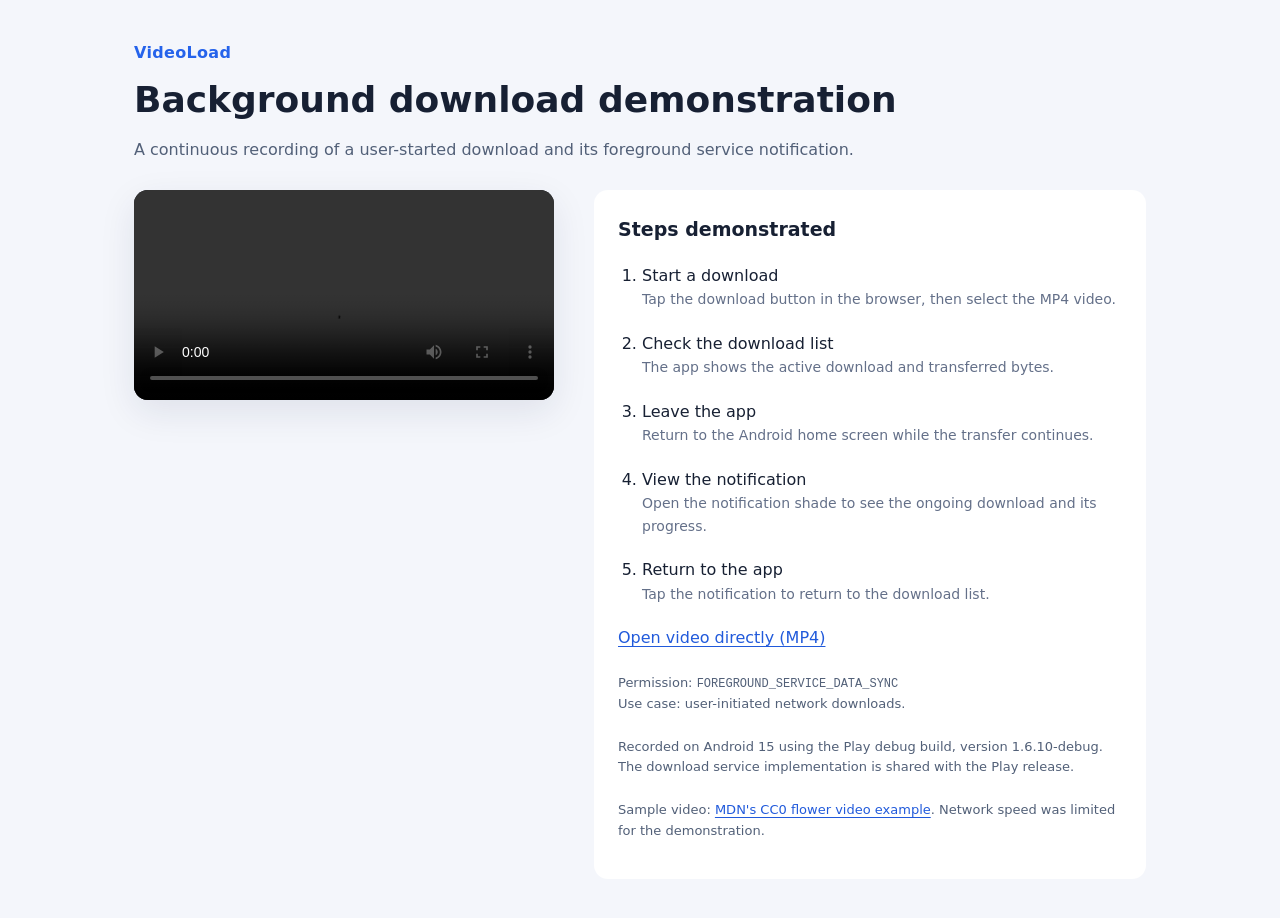
<file: index.html>
<!doctype html>
<html lang="en">
<head>
  <meta charset="utf-8">
  <meta name="viewport" content="width=device-width, initial-scale=1">
  <meta name="robots" content="noindex,nofollow">
  <title>VideoLoad — Background download demonstration</title>
  <style>
    *{box-sizing:border-box}body{margin:0;background:#f4f6fb;color:#172033;font:16px/1.6 system-ui,-apple-system,sans-serif}
    main{max-width:1060px;margin:0 auto;padding:40px 24px}.brand{color:#2563eb;font-weight:700;letter-spacing:.02em}h1{font-size:clamp(25px,4vw,36px);line-height:1.2;margin:12px 0}p{color:#526078}
    .layout{display:grid;grid-template-columns:minmax(260px,420px) 1fr;gap:40px;align-items:start;margin-top:28px}video{display:block;width:100%;max-height:78vh;background:#0d1117;border-radius:14px;box-shadow:0 12px 36px #18234b18}
    section{background:white;border-radius:14px;padding:24px}h2{font-size:19px;margin:0 0 18px}ol{padding-left:24px}li{margin:0 0 20px}li span{display:block;color:#647089;font-size:14px}a{color:#215adb;text-underline-offset:3px}.note{font-size:13px;margin-top:22px}code{overflow-wrap:anywhere;font-size:12px}
    @media(max-width:700px){main{padding:24px 18px}.layout{grid-template-columns:1fr;gap:24px}video{max-height:75vh}section{padding:20px}}
  </style>
</head>
<body><main>
  <div class="brand">VideoLoad</div>
  <h1>Background download demonstration</h1>
  <p>A continuous recording of a user-started download and its foreground service notification.</p>
  <div class="layout">
    <video controls playsinline preload="metadata" aria-label="VideoLoad foreground service demonstration">
      <source src="videoload-background-download.mp4?v=117" type="video/mp4">
      Your browser does not support video playback. <a href="videoload-background-download.mp4">Open the MP4 file</a>.
    </video>
    <section>
      <h2>Steps demonstrated</h2>
      <ol>
        <li>Start a download<span>Tap the download button in the browser, then select the MP4 video.</span></li>
        <li>Check the download list<span>The app shows the active download and transferred bytes.</span></li>
        <li>Leave the app<span>Return to the Android home screen while the transfer continues.</span></li>
        <li>View the notification<span>Open the notification shade to see the ongoing download and its progress.</span></li>
        <li>Return to the app<span>Tap the notification to return to the download list.</span></li>
      </ol>
      <a href="videoload-background-download.mp4">Open video directly (MP4)</a>
      <p class="note">Permission: <code>FOREGROUND_SERVICE_DATA_SYNC</code><br>Use case: user-initiated network downloads.</p>
      <p class="note">Recorded on Android 15 using the Play debug build, version 1.6.10-debug. The download service implementation is shared with the Play release.</p>
      <p class="note">Sample video: <a href="https://interactive-examples.mdn.mozilla.net/pages/tabbed/video.html">MDN's CC0 flower video example</a>. Network speed was limited for the demonstration.</p>
    </section>
  </div>
</main></body></html>
</file>
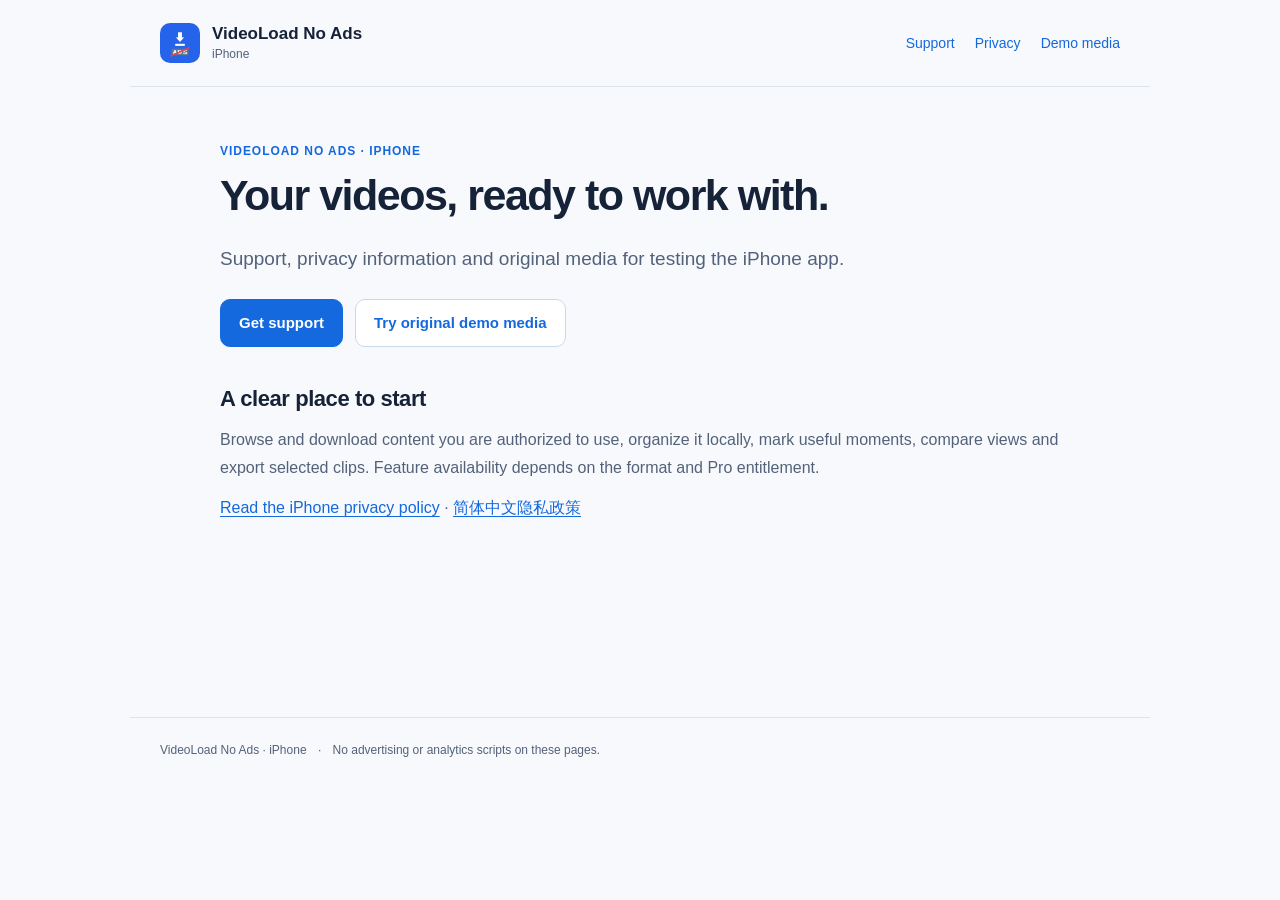
<file: ios/index.html>
<!doctype html>
<html lang="en"><head>
<meta charset="utf-8"><meta name="viewport" content="width=device-width,initial-scale=1">
<meta name="robots" content="noindex,nofollow"><meta name="referrer" content="no-referrer">
<meta http-equiv="Content-Security-Policy" content="default-src 'self'; style-src 'self'; img-src 'self' data:; media-src 'self'; script-src 'none'; object-src 'none'; base-uri 'self'; form-action 'none'">
<title>iPhone support and original media · VideoLoad No Ads</title>
<link rel="icon" href="app-icon.png"><link rel="stylesheet" href="site.css">
<link rel="canonical" href="https://fcjnotbad-source.github.io/videoload-review-media/ios/index.html">
</head><body>
<a class="skip" href="#main">Skip to content</a>
<header class="header"><a class="brand" href="index.html"><img src="app-icon.png" width="40" height="40" alt=""><span>VideoLoad No Ads<small>iPhone</small></span></a><nav aria-label="Main navigation"><a href="support.html">Support</a><a href="privacy.html">Privacy</a><a href="review.html">Demo media</a></nav></header>
<main id="main"><div class="eyebrow">VideoLoad No Ads · iPhone</div><h1>Your videos, ready to work with.</h1><p class="lead">Support, privacy information and original media for testing the iPhone app.</p><div class="actions"><a class="button" href="support.html">Get support</a><a class="button secondary" href="review.html">Try original demo media</a></div><h2>A clear place to start</h2><p>Browse and download content you are authorized to use, organize it locally, mark useful moments, compare views and export selected clips. Feature availability depends on the format and Pro entitlement.</p><p><a href="privacy.html">Read the iPhone privacy policy</a> · <a href="privacy-zh.html">简体中文隐私政策</a></p></main>
<footer>VideoLoad No Ads · iPhone <span>·</span> No advertising or analytics scripts on these pages.</footer>
</body></html>
</file>
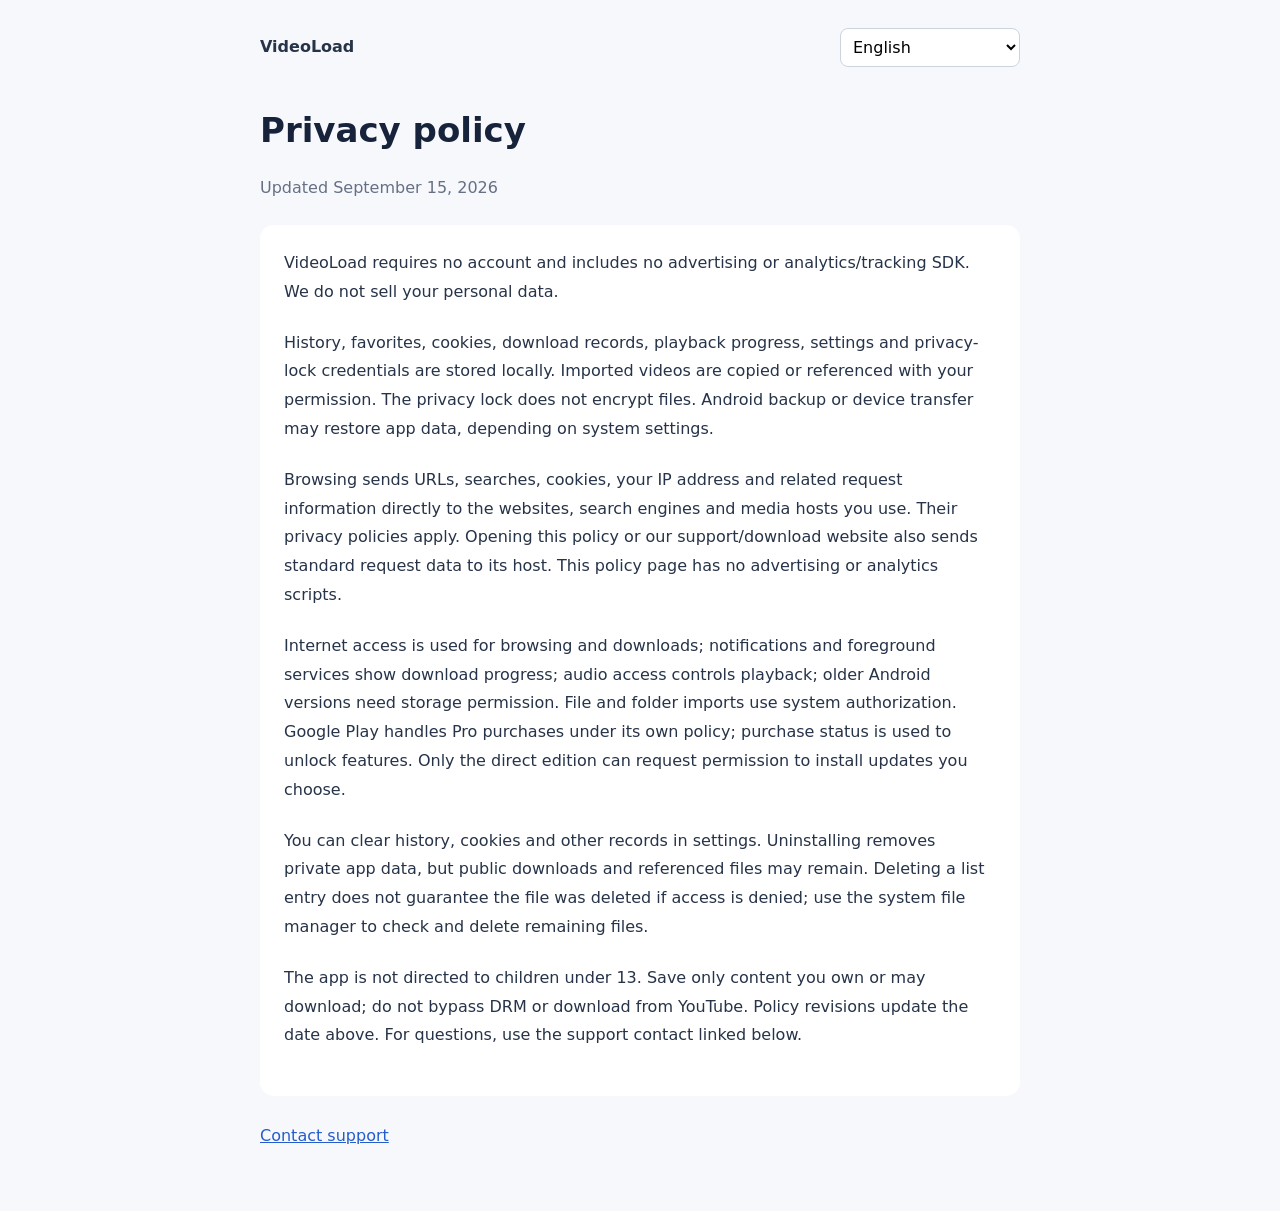
<file: privacy.html>
<!doctype html><html lang="en"><head><meta charset="utf-8"><meta name="viewport" content="width=device-width,initial-scale=1"><title>VideoLoad · Privacy policy</title>
<style>body{margin:0;background:#f6f8fc;color:#263348;font:16px/1.8 system-ui,sans-serif}main{max-width:760px;margin:auto;padding:28px 22px 60px}header{display:flex;align-items:center;justify-content:space-between;gap:16px}select{font:inherit;max-width:58%;padding:8px;border:1px solid #cbd5e1;border-radius:8px;background:white}h1{font-size:34px;line-height:1.25;margin-top:42px;color:#17233b}article{background:white;padding:24px;border-radius:14px}p{overflow-wrap:anywhere;margin:0 0 22px}a{color:#245ccd}.date{color:#667085}footer{margin-top:26px}</style></head>
<body><main><header><b>VideoLoad</b><select aria-label="Language"><option value="en">English</option><option value="zh-CN">简体中文</option><option value="zh-TW">繁體中文</option><option value="ja">日本語</option><option value="de">Deutsch</option><option value="fr">Français</option><option value="ko">한국어</option><option value="es">Español</option><option value="pt">Português</option><option value="id">Bahasa Indonesia</option><option value="ar">العربية</option><option value="hi">हिन्दी</option><option value="it">Italiano</option><option value="he">עברית</option></select></header><h1 data-part="0">Privacy policy</h1><p class="date" data-part="1">Updated September 15, 2026</p><article><p data-part="2">VideoLoad requires no account and includes no advertising or analytics/tracking SDK. We do not sell your personal data.</p><p data-part="3">History, favorites, cookies, download records, playback progress, settings and privacy-lock credentials are stored locally. Imported videos are copied or referenced with your permission. The privacy lock does not encrypt files. Android backup or device transfer may restore app data, depending on system settings.</p><p data-part="4">Browsing sends URLs, searches, cookies, your IP address and related request information directly to the websites, search engines and media hosts you use. Their privacy policies apply. Opening this policy or our support/download website also sends standard request data to its host. This policy page has no advertising or analytics scripts.</p><p data-part="5">Internet access is used for browsing and downloads; notifications and foreground services show download progress; audio access controls playback; older Android versions need storage permission. File and folder imports use system authorization. Google Play handles Pro purchases under its own policy; purchase status is used to unlock features. Only the direct edition can request permission to install updates you choose.</p><p data-part="6">You can clear history, cookies and other records in settings. Uninstalling removes private app data, but public downloads and referenced files may remain. Deleting a list entry does not guarantee the file was deleted if access is denied; use the system file manager to check and delete remaining files.</p><p data-part="7">The app is not directed to children under 13. Save only content you own or may download; do not bypass DRM or download from YouTube. Policy revisions update the date above. For questions, use the support contact linked below.</p></article><footer><a data-part="8" href="https://vdb.aivest.art/apps/jiange-kuaixia#contact">Contact support</a></footer></main>
<script>
const translations={"en":["Privacy policy","Updated September 15, 2026","VideoLoad requires no account and includes no advertising or analytics/tracking SDK. We do not sell your personal data.","History, favorites, cookies, download records, playback progress, settings and privacy-lock credentials are stored locally. Imported videos are copied or referenced with your permission. The privacy lock does not encrypt files. Android backup or device transfer may restore app data, depending on system settings.","Browsing sends URLs, searches, cookies, your IP address and related request information directly to the websites, search engines and media hosts you use. Their privacy policies apply. Opening this policy or our support/download website also sends standard request data to its host. This policy page has no advertising or analytics scripts.","Internet access is used for browsing and downloads; notifications and foreground services show download progress; audio access controls playback; older Android versions need storage permission. File and folder imports use system authorization. Google Play handles Pro purchases under its own policy; purchase status is used to unlock features. Only the direct edition can request permission to install updates you choose.","You can clear history, cookies and other records in settings. Uninstalling removes private app data, but public downloads and referenced files may remain. Deleting a list entry does not guarantee the file was deleted if access is denied; use the system file manager to check and delete remaining files.","The app is not directed to children under 13. Save only content you own or may download; do not bypass DRM or download from YouTube. Policy revisions update the date above. For questions, use the support contact linked below.","Contact support"],"zh-CN":["隐私政策","更新日期：2026年9月15日","VideoLoad无需账户，不含广告、统计分析或追踪 SDK。我们不出售你的个人数据。","历史、收藏、Cookie、下载记录、播放进度、设置和隐私锁凭据保存在本机。导入视频会按授权复制或引用原文件。隐私锁不会加密文件。Android 备份或设备迁移可能根据系统设置恢复应用数据。","浏览网页时，网址、搜索词、Cookie、IP 地址及相关请求信息直接发送给你使用的网站、搜索引擎和媒体服务，其隐私政策适用。打开本政策或支持、下载网站也会向托管方发送常规请求数据。本政策页面不含广告或统计脚本。","网络权限用于浏览与下载，通知和前台服务用于下载进度，音频权限用于播放控制，旧版 Android 需要存储权限。文件和文件夹导入使用系统授权。Google Play 按其政策处理 Pro 购买，应用使用购买状态解锁功能。只有直装版可能请求安装你选择的更新。","你可在设置中清除历史、Cookie 等记录。卸载会移除应用私有数据，但公共下载文件和引用文件可能保留。无权限时，删除列表记录不保证文件已删除；可通过系统文件管理器确认和删除残留文件。","本应用不面向13岁以下儿童。仅保存你拥有或获准下载的内容，不绕过 DRM，不支持下载 YouTube 视频。政策变更会更新上方日期。如有疑问，请使用下方支持联系入口。","联系支持"],"zh-TW":["隱私政策","更新日期：2026年9月15日","VideoLoad無需帳戶，不含廣告、分析或追蹤 SDK。我們不出售你的個人資料。","歷史、收藏、Cookie、下載紀錄、播放進度、設定與隱私鎖憑證保存在裝置上。匯入影片會依授權複製或引用原檔。隱私鎖不會加密檔案。Android 備份或裝置移轉可能依系統設定還原應用程式資料。","瀏覽時，網址、搜尋詞、Cookie、IP 位址及相關請求資訊直接傳送給你使用的網站、搜尋引擎和媒體服務，適用其隱私政策。開啟本政策、支援或下載網站也會向託管方傳送一般請求資訊。本政策頁面沒有廣告或分析指令碼。","網路權限用於瀏覽與下載，通知及前景服務顯示下載進度，音訊權限控制播放，舊版 Android 需要儲存權限。檔案與資料夾匯入使用系統授權。Google Play 依其政策處理 Pro 購買；應用程式使用購買狀態解鎖功能。只有直接安裝版可能要求安裝你選擇的更新。","你可在設定中清除歷史、Cookie 等紀錄。解除安裝會移除私有資料，但公共下載與引用檔案可能保留。無權限時，刪除列表紀錄不保證檔案已刪除；請使用系統檔案管理器確認並刪除殘留檔案。","本應用程式不面向13歲以下兒童。僅保存你擁有或獲准下載的內容，不繞過 DRM，不支援下載 YouTube 影片。政策變更將更新日期。有疑問請使用下方聯絡入口。","聯絡支援"],"ja":["プライバシーポリシー","更新日：2026年9月15日","VideoLoadはアカウント不要で、広告・分析・追跡SDKを含みません。個人データを販売しません。","履歴、お気に入り、Cookie、ダウンロード記録、再生位置、設定、プライバシーロックの認証情報は端末に保存されます。動画は許可に基づいてコピーまたは参照します。ロックはファイルを暗号化しません。Androidのバックアップや端末移行で、システム設定に応じてデータが復元される場合があります。","閲覧時のURL、検索語、Cookie、IPアドレスなどは利用するサイト、検索エンジン、動画配信元に直接送信され、各社のポリシーが適用されます。このページやサポート・ダウンロードサイトへのアクセスでも通常のリクエスト情報がホストに送信されます。このポリシーページに広告や分析スクリプトはありません。","ネットワークは閲覧とダウンロード、通知とフォアグラウンドサービスは進捗表示、音声権限は再生制御に使用します。古いAndroidではストレージ権限が必要です。ファイル・フォルダの取り込みにはシステムの許可を使います。Pro購入はGoogle Playのポリシーに従って処理され、購入状態で機能を解除します。直接配布版のみ、選択した更新のインストール許可を求める場合があります。","設定で履歴やCookieなどを消去できます。アンインストールでアプリ専用データは削除されますが、公開ダウンロードや参照ファイルは残る場合があります。権限がない場合、一覧から消えてもファイル削除は保証されません。端末のファイル管理で確認してください。","13歳未満を対象としていません。所有または許可されたコンテンツのみ保存してください。DRM回避やYouTube動画のダウンロードには対応しません。変更時は日付を更新します。お問い合わせは下記へ。","サポートに連絡"],"de":["Datenschutzerklärung","Aktualisiert am 15. September 2026","VideoLoad benötigt kein Konto und enthält keine Werbung oder Analyse-/Tracking-SDKs. Wir verkaufen keine personenbezogenen Daten.","Verlauf, Favoriten, Cookies, Downloadverlauf, Wiedergabefortschritt, Einstellungen und Zugangsdaten der Privatsperre bleiben lokal. Videos werden mit Ihrer Erlaubnis kopiert oder verknüpft. Die Sperre verschlüsselt keine Dateien. Android-Sicherungen oder Geräteübertragungen können App-Daten je nach Systemeinstellungen wiederherstellen.","Beim Surfen werden URLs, Suchbegriffe, Cookies, IP-Adresse und weitere Anfragedaten direkt an besuchte Websites, Suchdienste und Medienanbieter gesendet. Deren Datenschutzregeln gelten. Auch diese Seite sowie unsere Support- und Downloadwebsite übermitteln übliche Anfragedaten an den Hoster. Diese Richtlinienseite enthält keine Werbung oder Analyseskripte.","Netzwerkzugriff dient Surfen und Downloads; Benachrichtigungen und Vordergrunddienste zeigen Fortschritt; Audiozugriff steuert die Wiedergabe. Ältere Android-Versionen benötigen Speicherzugriff. Datei- und Ordnerimporte nutzen die Systemfreigabe. Google Play verarbeitet Pro-Käufe nach eigenen Regeln; der Kaufstatus schaltet Funktionen frei. Nur die Direktversion kann um Erlaubnis zur Installation ausgewählter Updates bitten.","Verlauf und Cookies lassen sich in den Einstellungen löschen. Eine Deinstallation entfernt private App-Daten, jedoch können öffentliche Downloads und verknüpfte Dateien bleiben. Ohne Zugriffsrecht garantiert das Entfernen eines Listeneintrags keine Dateilöschung. Prüfen und löschen Sie verbleibende Dateien im Dateimanager.","Die App richtet sich nicht an Kinder unter 13 Jahren. Speichern Sie nur eigene oder erlaubte Inhalte. DRM wird nicht umgangen; YouTube-Downloads werden nicht unterstützt. Änderungen aktualisieren das Datum. Fragen richten Sie an den unten verlinkten Support.","Support kontaktieren"],"fr":["Politique de confidentialité","Mise à jour le 15 septembre 2026","VideoLoad ne nécessite aucun compte et ne contient ni publicité ni SDK d’analyse ou de suivi. Nous ne vendons pas vos données personnelles.","Historique, favoris, cookies, téléchargements, progression de lecture, paramètres et identifiants du verrou de confidentialité sont stockés localement. Les vidéos sont copiées ou référencées avec votre autorisation. Le verrou ne chiffre pas les fichiers. La sauvegarde Android ou le transfert d’appareil peut restaurer les données selon les paramètres système.","La navigation transmet directement URL, recherches, cookies, adresse IP et autres données de requête aux sites, moteurs de recherche et hébergeurs utilisés. Leurs politiques s’appliquent. Cette page et nos sites d’assistance et de téléchargement transmettent aussi les données habituelles à leur hébergeur. Cette page ne contient ni publicité ni script d’analyse.","Le réseau sert à naviguer et télécharger ; les notifications et services de premier plan affichent la progression ; l’audio permet le contrôle de lecture. Les anciens Android nécessitent une autorisation de stockage. L’importation utilise les autorisations système. Google Play traite les achats Pro selon sa politique ; leur état permet de déverrouiller les fonctions. Seule la version directe peut demander l’installation des mises à jour choisies.","Vous pouvez effacer historique et cookies dans les paramètres. La désinstallation supprime les données privées, mais les téléchargements publics et fichiers référencés peuvent rester. Sans autorisation, supprimer une entrée ne garantit pas la suppression du fichier. Vérifiez les fichiers restants dans le gestionnaire système.","L’application ne cible pas les moins de 13 ans. Enregistrez uniquement les contenus autorisés. Aucun contournement DRM ni téléchargement YouTube n’est pris en charge. La date sera actualisée en cas de changement. Pour toute question, utilisez le contact ci-dessous.","Contacter l’assistance"],"ko":["개인정보 처리방침","업데이트: 2026년 9월 15일","VideoLoad는 계정이 필요 없으며 광고, 분석 또는 추적 SDK를 포함하지 않습니다. 개인정보를 판매하지 않습니다.","방문 기록, 즐겨찾기, 쿠키, 다운로드 기록, 재생 위치, 설정 및 개인정보 잠금 인증정보는 기기에 저장됩니다. 가져오는 영상은 허가에 따라 복사하거나 원본을 참조합니다. 잠금은 파일을 암호화하지 않습니다. Android 백업이나 기기 이전은 시스템 설정에 따라 앱 데이터를 복원할 수 있습니다.","브라우징 시 URL, 검색어, 쿠키, IP 주소 등의 요청 정보가 이용하는 웹사이트, 검색엔진 및 미디어 호스트에 직접 전송됩니다. 각 서비스의 정책이 적용됩니다. 이 정책이나 지원·다운로드 사이트를 열 때도 일반 요청 정보가 호스트로 전송됩니다. 이 정책 페이지에는 광고나 분석 스크립트가 없습니다.","네트워크는 탐색과 다운로드에, 알림과 포그라운드 서비스는 진행 표시에, 오디오 권한은 재생 제어에 사용됩니다. 구형 Android에서는 저장소 권한이 필요합니다. 파일과 폴더 가져오기는 시스템 승인을 사용합니다. Google Play는 자체 정책으로 Pro 결제를 처리하며 구매 상태로 기능을 활성화합니다. 직접 배포판만 선택한 업데이트의 설치 권한을 요청할 수 있습니다.","설정에서 기록과 쿠키 등을 지울 수 있습니다. 제거하면 앱 전용 데이터가 삭제되지만 공용 다운로드와 참조 파일은 남을 수 있습니다. 접근 권한이 없으면 목록 삭제가 파일 삭제를 보장하지 않습니다. 시스템 파일 관리자에서 확인하고 삭제하세요.","13세 미만 아동을 대상으로 하지 않습니다. 소유하거나 다운로드가 허용된 콘텐츠만 저장하세요. DRM 우회 및 YouTube 다운로드를 지원하지 않습니다. 변경 시 날짜를 갱신합니다. 문의는 아래 지원 연락처를 이용하세요.","지원 문의"],"es":["Política de privacidad","Actualizada el 15 de septiembre de 2026","VideoLoad no requiere cuenta ni incluye publicidad o SDK de análisis o seguimiento. No vendemos tus datos personales.","El historial, favoritos, cookies, registros de descarga, progreso de reproducción, ajustes y credenciales del bloqueo se guardan localmente. Los videos se copian o se vinculan con tu autorización. El bloqueo no cifra archivos. Las copias de seguridad o transferencias de Android pueden restaurar datos según los ajustes del sistema.","Al navegar, las URL, búsquedas, cookies, dirección IP y otros datos de solicitud se envían directamente a los sitios, buscadores y proveedores de medios utilizados. Se aplican sus políticas. Esta página y nuestros sitios de soporte y descarga también envían datos habituales al alojamiento. Esta página no contiene publicidad ni scripts de análisis.","La red permite navegar y descargar; las notificaciones y servicios en primer plano muestran el progreso; el audio controla la reproducción. Android antiguo necesita permiso de almacenamiento. Las importaciones usan autorización del sistema. Google Play procesa compras Pro bajo su política; el estado de compra desbloquea funciones. Solo la edición directa puede solicitar instalar actualizaciones elegidas.","Puedes borrar historial y cookies desde ajustes. Desinstalar elimina datos privados, pero las descargas públicas y archivos vinculados pueden permanecer. Sin permiso, borrar una entrada no garantiza borrar el archivo. Verifica y elimina archivos restantes con el administrador del sistema.","La aplicación no está dirigida a menores de 13 años. Guarda solo contenido propio o autorizado. No elude DRM ni admite descargas de YouTube. Los cambios actualizarán la fecha. Para preguntas, utiliza el contacto de abajo.","Contactar soporte"],"pt":["Política de privacidade","Atualizada em 15 de setembro de 2026","O VideoLoad não exige conta e não inclui anúncios nem SDKs de análise ou rastreamento. Não vendemos seus dados pessoais.","Histórico, favoritos, cookies, registros de download, progresso de reprodução, configurações e credenciais do bloqueio ficam no dispositivo. Vídeos são copiados ou vinculados com sua autorização. O bloqueio não criptografa arquivos. Backups ou transferências do Android podem restaurar dados conforme as configurações do sistema.","Ao navegar, URLs, pesquisas, cookies, endereço IP e outros dados de solicitação são enviados diretamente aos sites, buscadores e provedores de mídia usados. As políticas deles se aplicam. Esta página e nossos sites de suporte e download também enviam dados comuns ao provedor de hospedagem. Esta página não contém anúncios ou scripts de análise.","A rede serve para navegar e baixar; notificações e serviços em primeiro plano mostram o progresso; o áudio controla a reprodução. Android antigo exige acesso ao armazenamento. Importações usam autorização do sistema. O Google Play processa compras Pro conforme sua política; o status da compra libera recursos. Somente a edição direta pode solicitar a instalação de atualizações escolhidas.","Você pode apagar histórico e cookies nas configurações. Desinstalar remove dados privados, mas downloads públicos e arquivos vinculados podem permanecer. Sem permissão, remover uma entrada não garante apagar o arquivo. Confira e exclua arquivos restantes pelo gerenciador do sistema.","O aplicativo não se destina a menores de 13 anos. Salve apenas conteúdo próprio ou autorizado. Não contorna DRM nem permite baixar vídeos do YouTube. Alterações atualizam a data. Para dúvidas, use o contato abaixo.","Contatar suporte"],"id":["Kebijakan privasi","Diperbarui 15 September 2026","VideoLoad tidak memerlukan akun dan tidak menyertakan iklan atau SDK analitik/pelacakan. Kami tidak menjual data pribadi Anda.","Riwayat, favorit, cookie, catatan unduhan, posisi pemutaran, pengaturan dan kredensial kunci privasi disimpan di perangkat. Video disalin atau ditautkan dengan izin Anda. Kunci tidak mengenkripsi berkas. Pencadangan atau transfer perangkat Android dapat memulihkan data sesuai pengaturan sistem.","Saat menjelajah, URL, pencarian, cookie, alamat IP dan informasi permintaan lain dikirim langsung ke situs, mesin pencari dan penyedia media yang digunakan. Kebijakan mereka berlaku. Halaman ini serta situs dukungan dan unduhan juga mengirim data permintaan biasa ke penyedia hosting. Halaman kebijakan ini tidak memuat iklan atau skrip analitik.","Jaringan digunakan untuk menjelajah dan mengunduh; notifikasi dan layanan latar depan menampilkan kemajuan; akses audio mengontrol pemutaran. Android lama memerlukan izin penyimpanan. Impor berkas dan folder memakai izin sistem. Google Play memproses pembelian Pro sesuai kebijakannya; status pembelian membuka fitur. Hanya edisi langsung yang dapat meminta izin memasang pembaruan pilihan Anda.","Anda dapat menghapus riwayat dan cookie melalui pengaturan. Menghapus aplikasi menghapus data privat, tetapi unduhan publik dan berkas tertaut dapat tetap ada. Tanpa izin, menghapus entri tidak menjamin berkas terhapus. Periksa dan hapus sisanya melalui pengelola berkas sistem.","Aplikasi tidak ditujukan untuk anak di bawah 13 tahun. Simpan hanya konten milik Anda atau yang diizinkan. Aplikasi tidak melewati DRM atau mendukung unduhan YouTube. Perubahan akan memperbarui tanggal. Untuk pertanyaan, gunakan kontak di bawah.","Hubungi dukungan"],"ar":["سياسة الخصوصية","آخر تحديث: 15 سبتمبر 2026","لا يتطلب VideoLoad حسابًا ولا يتضمن إعلانات أو حزم تحليل أو تتبع. نحن لا نبيع بياناتك الشخصية.","تُحفظ محليًا سجلات التصفح والمفضلة وملفات تعريف الارتباط وسجلات التنزيل وتقدم التشغيل والإعدادات وبيانات قفل الخصوصية. تُنسخ الفيديوهات المستوردة أو يُشار إلى ملفاتها بإذنك. قفل الخصوصية لا يشفّر الملفات. قد تستعيد خدمة النسخ الاحتياطي في Android أو نقل الجهاز بيانات التطبيق وفق إعدادات النظام.","عند التصفح، تُرسل الروابط وعمليات البحث وملفات تعريف الارتباط وعنوان IP ومعلومات الطلب ذات الصلة مباشرة إلى المواقع ومحركات البحث وخوادم الوسائط التي تستخدمها، وتسري سياسات الخصوصية الخاصة بها. كذلك يرسل فتح هذه السياسة أو موقع الدعم والتنزيل معلومات الطلب المعتادة إلى الخادم المستضيف. لا تحتوي صفحة السياسة هذه على إعلانات أو برامج تحليل.","يُستخدم الإنترنت للتصفح والتنزيل، وتُظهر الإشعارات والخدمات الأمامية تقدم التنزيل، ويُستخدم الوصول إلى الصوت للتحكم بالتشغيل. تحتاج إصدارات Android الأقدم إلى إذن التخزين. يستخدم استيراد الملفات والمجلدات تفويض النظام. يعالج Google Play مشتريات Pro وفق سياسته، وتُستخدم حالة الشراء لتفعيل الميزات. وحدها النسخة المباشرة قد تطلب إذن تثبيت التحديثات التي تختارها.","يمكنك مسح السجل وملفات تعريف الارتباط والسجلات الأخرى من الإعدادات. تؤدي إزالة التطبيق إلى حذف بياناته الخاصة، لكن التنزيلات العامة والملفات المشار إليها قد تبقى. عند رفض الوصول، لا يضمن حذف سجل من القائمة حذف الملف نفسه؛ استخدم مدير ملفات النظام للتحقق من الملفات المتبقية وحذفها.","التطبيق غير موجّه للأطفال دون 13 عامًا. احفظ فقط المحتوى الذي تملكه أو يُسمح لك بتنزيله؛ لا تتجاوز حماية DRM ولا تنزّل من YouTube. عند تعديل السياسة يُحدّث التاريخ أعلاه. للاستفسار، استخدم رابط الدعم أدناه.","التواصل مع الدعم"],"hi":["गोपनीयता नीति","अंतिम अपडेट: 15 सितंबर 2026","VideoLoad के लिए खाते की ज़रूरत नहीं है और इसमें विज्ञापन या विश्लेषण/ट्रैकिंग SDK नहीं हैं। हम आपका निजी डेटा नहीं बेचते।","इतिहास, पसंदीदा, कुकी, डाउनलोड रिकॉर्ड, प्लेबैक प्रगति, सेटिंग और गोपनीयता लॉक की जानकारी डिवाइस पर रहती है। इंपोर्ट किए वीडियो आपकी अनुमति से कॉपी होते हैं या मूल फ़ाइल से जोड़े जाते हैं। गोपनीयता लॉक फ़ाइलों को एन्क्रिप्ट नहीं करता। सिस्टम सेटिंग के अनुसार Android बैकअप या डिवाइस ट्रांसफ़र ऐप का डेटा बहाल कर सकता है।","ब्राउज़िंग के दौरान URL, खोज, कुकी, IP पता और संबंधित अनुरोध जानकारी सीधे आपकी इस्तेमाल की गई वेबसाइटों, खोज इंजनों और मीडिया होस्ट को जाती है। उनकी गोपनीयता नीतियाँ लागू होती हैं। यह नीति या हमारी सहायता/डाउनलोड वेबसाइट खोलने पर भी सामान्य अनुरोध जानकारी होस्ट को जाती है। इस नीति पेज में विज्ञापन या विश्लेषण स्क्रिप्ट नहीं हैं।","इंटरनेट का उपयोग ब्राउज़िंग और डाउनलोड के लिए, सूचनाओं और फ़ोरग्राउंड सेवाओं का उपयोग डाउनलोड प्रगति दिखाने के लिए और ऑडियो पहुँच का उपयोग प्लेबैक नियंत्रण के लिए होता है। पुराने Android संस्करणों में स्टोरेज अनुमति चाहिए। फ़ाइल और फ़ोल्डर इंपोर्ट सिस्टम अनुमति का उपयोग करता है। Google Play अपनी नीति के तहत Pro खरीद संभालता है; सुविधाएँ अनलॉक करने के लिए खरीद की स्थिति इस्तेमाल होती है। केवल सीधे इंस्टॉल वाला संस्करण आपके चुने अपडेट इंस्टॉल करने की अनुमति माँग सकता है।","आप सेटिंग से इतिहास, कुकी और अन्य रिकॉर्ड मिटा सकते हैं। ऐप हटाने पर उसका निजी डेटा मिट जाता है, लेकिन सार्वजनिक डाउनलोड और जुड़ी मूल फ़ाइलें रह सकती हैं। पहुँच न मिलने पर सूची का रिकॉर्ड हटाने से फ़ाइल हटने की गारंटी नहीं है; बची फ़ाइलें जाँचने और हटाने के लिए सिस्टम फ़ाइल मैनेजर इस्तेमाल करें।","यह ऐप 13 साल से कम उम्र के बच्चों के लिए नहीं है। केवल अपनी सामग्री या वह सामग्री सहेजें जिसे डाउनलोड करने की अनुमति है; DRM सुरक्षा को न तोड़ें और YouTube से डाउनलोड न करें। नीति बदलने पर ऊपर की तारीख अपडेट होगी। सवालों के लिए नीचे सहायता संपर्क का उपयोग करें।","सहायता से संपर्क करें"],"it":["Informativa sulla privacy","Ultimo aggiornamento: 15 settembre 2026","VideoLoad non richiede un account e non include pubblicità né SDK di analisi o tracciamento. Non vendiamo i tuoi dati personali.","Cronologia, preferiti, cookie, record di download, avanzamento della riproduzione, impostazioni e credenziali del blocco privacy rimangono sul dispositivo. I video importati vengono copiati o collegati ai file originali con la tua autorizzazione. Il blocco privacy non crittografa i file. Il backup Android o il trasferimento del dispositivo possono ripristinare i dati secondo le impostazioni di sistema.","Durante la navigazione, URL, ricerche, cookie, indirizzo IP e informazioni delle richieste vengono inviati direttamente ai siti, ai motori di ricerca e ai server multimediali utilizzati. Si applicano le loro informative sulla privacy. Anche l’apertura di questa informativa o del nostro sito di assistenza e download invia le normali informazioni della richiesta al server che li ospita. Questa pagina non contiene pubblicità o script di analisi.","Internet serve per navigare e scaricare; notifiche e servizi in primo piano mostrano l’avanzamento dei download; l’accesso audio consente il controllo della riproduzione. Le versioni Android meno recenti richiedono il permesso di archiviazione. L’importazione di file e cartelle usa l’autorizzazione di sistema. Google Play gestisce gli acquisti Pro secondo le proprie norme; lo stato dell’acquisto serve a sbloccare le funzioni. Solo la versione diretta può richiedere il permesso di installare gli aggiornamenti scelti dall’utente.","Puoi cancellare cronologia, cookie e altri record dalle impostazioni. Disinstallando l’app si eliminano i dati privati, ma i download pubblici e i file collegati possono rimanere. Se l’accesso viene negato, eliminare un record dall’elenco non garantisce l’eliminazione del file; usa il gestore di file di sistema per verificare ed eliminare i file rimasti.","L’app non è destinata ai minori di 13 anni. Salva solo contenuti tuoi o che sei autorizzato a scaricare; non aggirare DRM e non scaricare da YouTube. In caso di modifiche all’informativa, la data sopra verrà aggiornata. Per domande, usa il contatto di assistenza qui sotto.","Contatta l’assistenza"],"he":["מדיניות פרטיות","עדכון אחרון: 15 בספטמבר 2026","VideoLoad אינה דורשת חשבון ואינה כוללת פרסומות או ערכות ניתוח ומעקב. איננו מוכרים את הנתונים האישיים שלך.","היסטוריה, מועדפים, קובצי Cookie, רשומות הורדה, התקדמות ניגון, הגדרות ופרטי נעילת הפרטיות נשמרים במכשיר. סרטונים מיובאים מועתקים או מקושרים לקובצי המקור בהרשאתך. נעילת הפרטיות אינה מצפינה קבצים. גיבוי Android או העברה למכשיר אחר עשויים לשחזר נתוני אפליקציה בהתאם להגדרות המערכת.","במהלך הגלישה, כתובות, חיפושים, קובצי Cookie, כתובת IP ופרטי הבקשה נשלחים ישירות לאתרים, למנועי חיפוש ולשרתי המדיה שבהם נעשה שימוש. מדיניות הפרטיות שלהם חלה. פתיחת מדיניות זו או אתר התמיכה וההורדה שלנו שולחת גם היא פרטי בקשה רגילים לשרת המארח. דף מדיניות זה אינו כולל פרסומות או סקריפטים לניתוח שימוש.","הגישה לאינטרנט משמשת לגלישה ולהורדות; התראות ושירותים בחזית מציגים את התקדמות ההורדה; הגישה לשמע משמשת לשליטה בניגון. גרסאות Android ישנות דורשות הרשאת אחסון. ייבוא קבצים ותיקיות משתמש בהרשאת המערכת. Google Play מטפלת ברכישות Pro לפי מדיניותה; מצב הרכישה משמש לפתיחת תכונות. רק גרסת ההתקנה הישירה עשויה לבקש הרשאה להתקנת עדכונים שנבחרו על ידך.","אפשר לנקות היסטוריה, קובצי Cookie ורשומות אחרות בהגדרות. הסרת האפליקציה מוחקת את הנתונים הפרטיים שלה, אך הורדות ציבוריות וקבצים מקושרים עשויים להישאר. אם הגישה נדחית, מחיקת רשומה מהרשימה אינה מבטיחה שהקובץ עצמו יימחק; יש להשתמש במנהל הקבצים של המערכת כדי לבדוק ולמחוק קבצים שנותרו.","האפליקציה אינה מיועדת לילדים מתחת לגיל 13. יש לשמור רק תוכן שבבעלותך או שיש לך רשות להוריד; אין לעקוף הגנת DRM או להוריד מ־YouTube. בעת שינוי המדיניות יעודכן התאריך שלמעלה. לשאלות, אפשר לפנות לתמיכה באמצעות הקישור שלמטה.","יצירת קשר עם התמיכה"]};
const select=document.querySelector('select');
function resolve(tag){tag=(tag||'en').toLowerCase().replace(/^iw(?=-|$)/,'he');if(tag.startsWith('zh'))return /tw|hk|hant/.test(tag)?'zh-TW':'zh-CN';return Object.keys(translations).find(k=>k.toLowerCase()===tag.split('-')[0])||'en';}
function render(key){document.documentElement.lang=key;document.documentElement.dir=(key==='ar'||key==='he')?'rtl':'ltr';select.value=key;document.querySelectorAll('[data-part]').forEach(el=>el.textContent=translations[key][Number(el.dataset.part)]);document.title='VideoLoad · '+translations[key][0];}
render(resolve(new URL(location.href).searchParams.get('lang')||navigator.language));
select.addEventListener('change',()=>{render(select.value);const url=new URL(location.href);url.searchParams.set('lang',select.value);history.replaceState(null,'',url);});
</script></body></html>
</file>
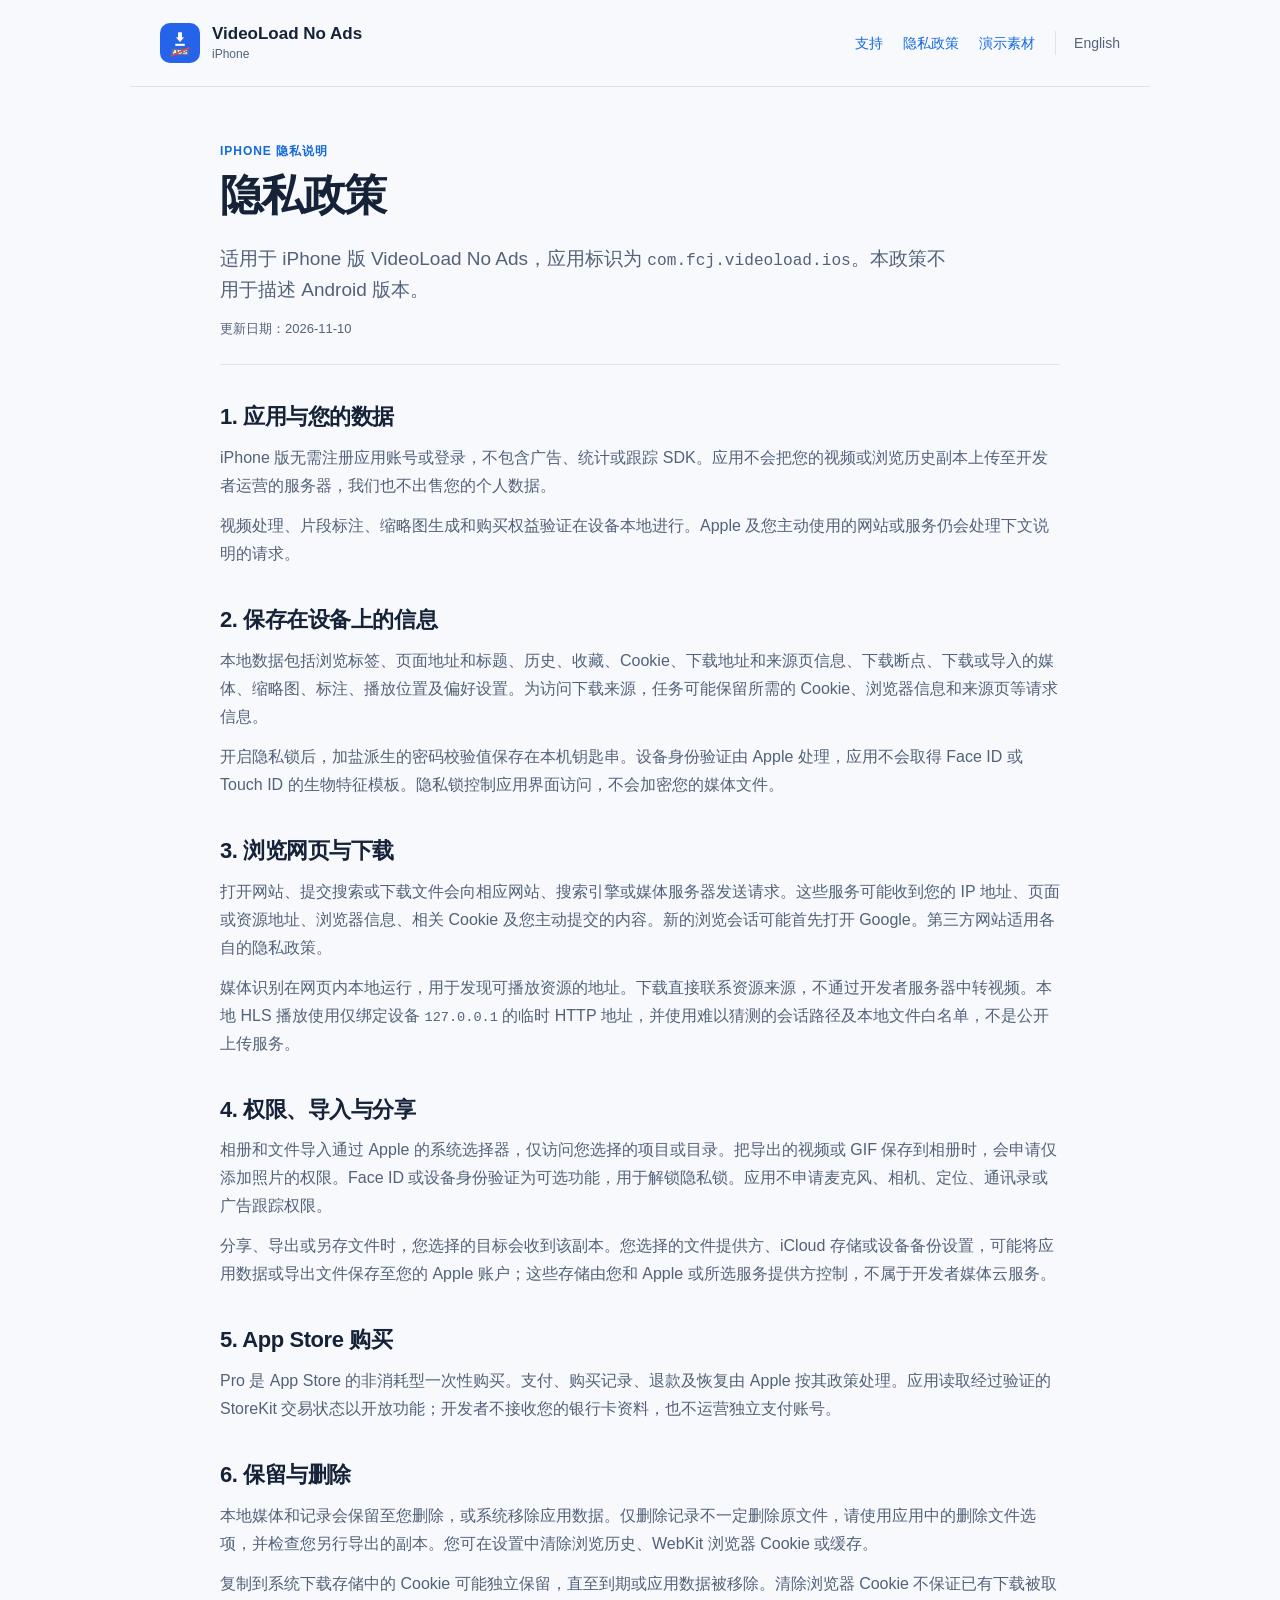
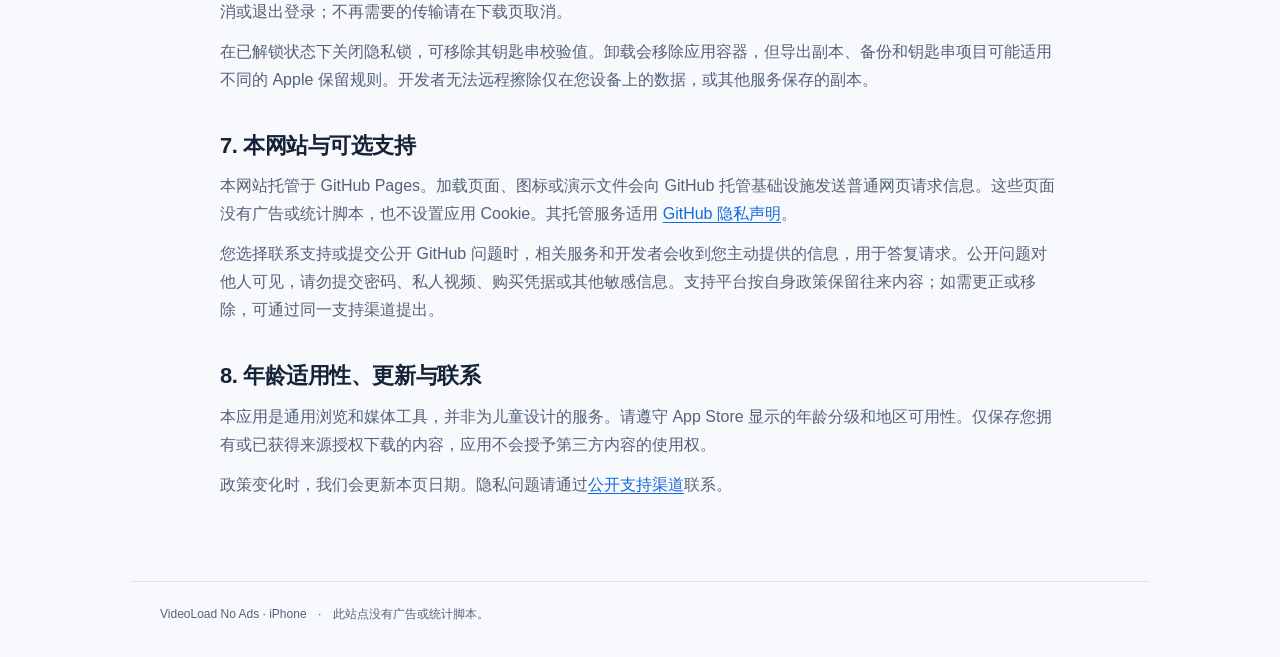
<file: ios/privacy-zh.html>
<!doctype html>
<html lang="zh-Hans"><head>
<meta charset="utf-8"><meta name="viewport" content="width=device-width,initial-scale=1">
<meta name="robots" content="noindex,nofollow"><meta name="referrer" content="no-referrer">
<meta http-equiv="Content-Security-Policy" content="default-src 'self'; style-src 'self'; img-src 'self' data:; media-src 'self'; script-src 'none'; object-src 'none'; base-uri 'self'; form-action 'none'">
<title>iPhone 隐私政策 · VideoLoad No Ads</title>
<link rel="icon" href="app-icon.png"><link rel="stylesheet" href="site.css">
<link rel="canonical" href="https://fcjnotbad-source.github.io/videoload-review-media/ios/privacy-zh.html">
</head><body>
<a class="skip" href="#main">跳到内容</a>
<header class="header"><a class="brand" href="index.html"><img src="app-icon.png" width="40" height="40" alt=""><span>VideoLoad No Ads<small>iPhone</small></span></a><nav aria-label="主要导航"><a href="support-zh.html">支持</a><a href="privacy-zh.html">隐私政策</a><a href="review-zh.html">演示素材</a><a class="language" href="privacy.html">English</a></nav></header>
<main id="main"><div class="eyebrow">iPhone 隐私说明</div><h1>隐私政策</h1>
<p class="lead">适用于 iPhone 版 VideoLoad No Ads，应用标识为 <code>com.fcj.videoload.ios</code>。本政策不用于描述 Android 版本。</p>
<p class="updated">更新日期：2026-11-10</p>
<h2>1. 应用与您的数据</h2>
<p>iPhone 版无需注册应用账号或登录，不包含广告、统计或跟踪 SDK。应用不会把您的视频或浏览历史副本上传至开发者运营的服务器，我们也不出售您的个人数据。</p>
<p>视频处理、片段标注、缩略图生成和购买权益验证在设备本地进行。Apple 及您主动使用的网站或服务仍会处理下文说明的请求。</p>
<h2>2. 保存在设备上的信息</h2>
<p>本地数据包括浏览标签、页面地址和标题、历史、收藏、Cookie、下载地址和来源页信息、下载断点、下载或导入的媒体、缩略图、标注、播放位置及偏好设置。为访问下载来源，任务可能保留所需的 Cookie、浏览器信息和来源页等请求信息。</p>
<p>开启隐私锁后，加盐派生的密码校验值保存在本机钥匙串。设备身份验证由 Apple 处理，应用不会取得 Face ID 或 Touch ID 的生物特征模板。隐私锁控制应用界面访问，不会加密您的媒体文件。</p>
<h2>3. 浏览网页与下载</h2>
<p>打开网站、提交搜索或下载文件会向相应网站、搜索引擎或媒体服务器发送请求。这些服务可能收到您的 IP 地址、页面或资源地址、浏览器信息、相关 Cookie 及您主动提交的内容。新的浏览会话可能首先打开 Google。第三方网站适用各自的隐私政策。</p>
<p>媒体识别在网页内本地运行，用于发现可播放资源的地址。下载直接联系资源来源，不通过开发者服务器中转视频。本地 HLS 播放使用仅绑定设备 <code>127.0.0.1</code> 的临时 HTTP 地址，并使用难以猜测的会话路径及本地文件白名单，不是公开上传服务。</p>
<h2>4. 权限、导入与分享</h2>
<p>相册和文件导入通过 Apple 的系统选择器，仅访问您选择的项目或目录。把导出的视频或 GIF 保存到相册时，会申请仅添加照片的权限。Face ID 或设备身份验证为可选功能，用于解锁隐私锁。应用不申请麦克风、相机、定位、通讯录或广告跟踪权限。</p>
<p>分享、导出或另存文件时，您选择的目标会收到该副本。您选择的文件提供方、iCloud 存储或设备备份设置，可能将应用数据或导出文件保存至您的 Apple 账户；这些存储由您和 Apple 或所选服务提供方控制，不属于开发者媒体云服务。</p>
<h2>5. App Store 购买</h2>
<p>Pro 是 App Store 的非消耗型一次性购买。支付、购买记录、退款及恢复由 Apple 按其政策处理。应用读取经过验证的 StoreKit 交易状态以开放功能；开发者不接收您的银行卡资料，也不运营独立支付账号。</p>
<h2>6. 保留与删除</h2>
<p>本地媒体和记录会保留至您删除，或系统移除应用数据。仅删除记录不一定删除原文件，请使用应用中的删除文件选项，并检查您另行导出的副本。您可在设置中清除浏览历史、WebKit 浏览器 Cookie 或缓存。</p>
<p>复制到系统下载存储中的 Cookie 可能独立保留，直至到期或应用数据被移除。清除浏览器 Cookie 不保证已有下载被取消或退出登录；不再需要的传输请在下载页取消。</p>
<p>在已解锁状态下关闭隐私锁，可移除其钥匙串校验值。卸载会移除应用容器，但导出副本、备份和钥匙串项目可能适用不同的 Apple 保留规则。开发者无法远程擦除仅在您设备上的数据，或其他服务保存的副本。</p>
<h2>7. 本网站与可选支持</h2>
<p>本网站托管于 GitHub Pages。加载页面、图标或演示文件会向 GitHub 托管基础设施发送普通网页请求信息。这些页面没有广告或统计脚本，也不设置应用 Cookie。其托管服务适用 <a href="https://docs.github.com/en/site-policy/privacy-policies/github-general-privacy-statement">GitHub 隐私声明</a>。</p>
<p>您选择联系支持或提交公开 GitHub 问题时，相关服务和开发者会收到您主动提供的信息，用于答复请求。公开问题对他人可见，请勿提交密码、私人视频、购买凭据或其他敏感信息。支持平台按自身政策保留往来内容；如需更正或移除，可通过同一支持渠道提出。</p>
<h2>8. 年龄适用性、更新与联系</h2>
<p>本应用是通用浏览和媒体工具，并非为儿童设计的服务。请遵守 App Store 显示的年龄分级和地区可用性。仅保存您拥有或已获得来源授权下载的内容，应用不会授予第三方内容的使用权。</p>
<p>政策变化时，我们会更新本页日期。隐私问题请通过<a href="support-zh.html#contact">公开支持渠道</a>联系。</p></main>
<footer>VideoLoad No Ads · iPhone <span>·</span> 此站点没有广告或统计脚本。</footer>
</body></html>
</file>
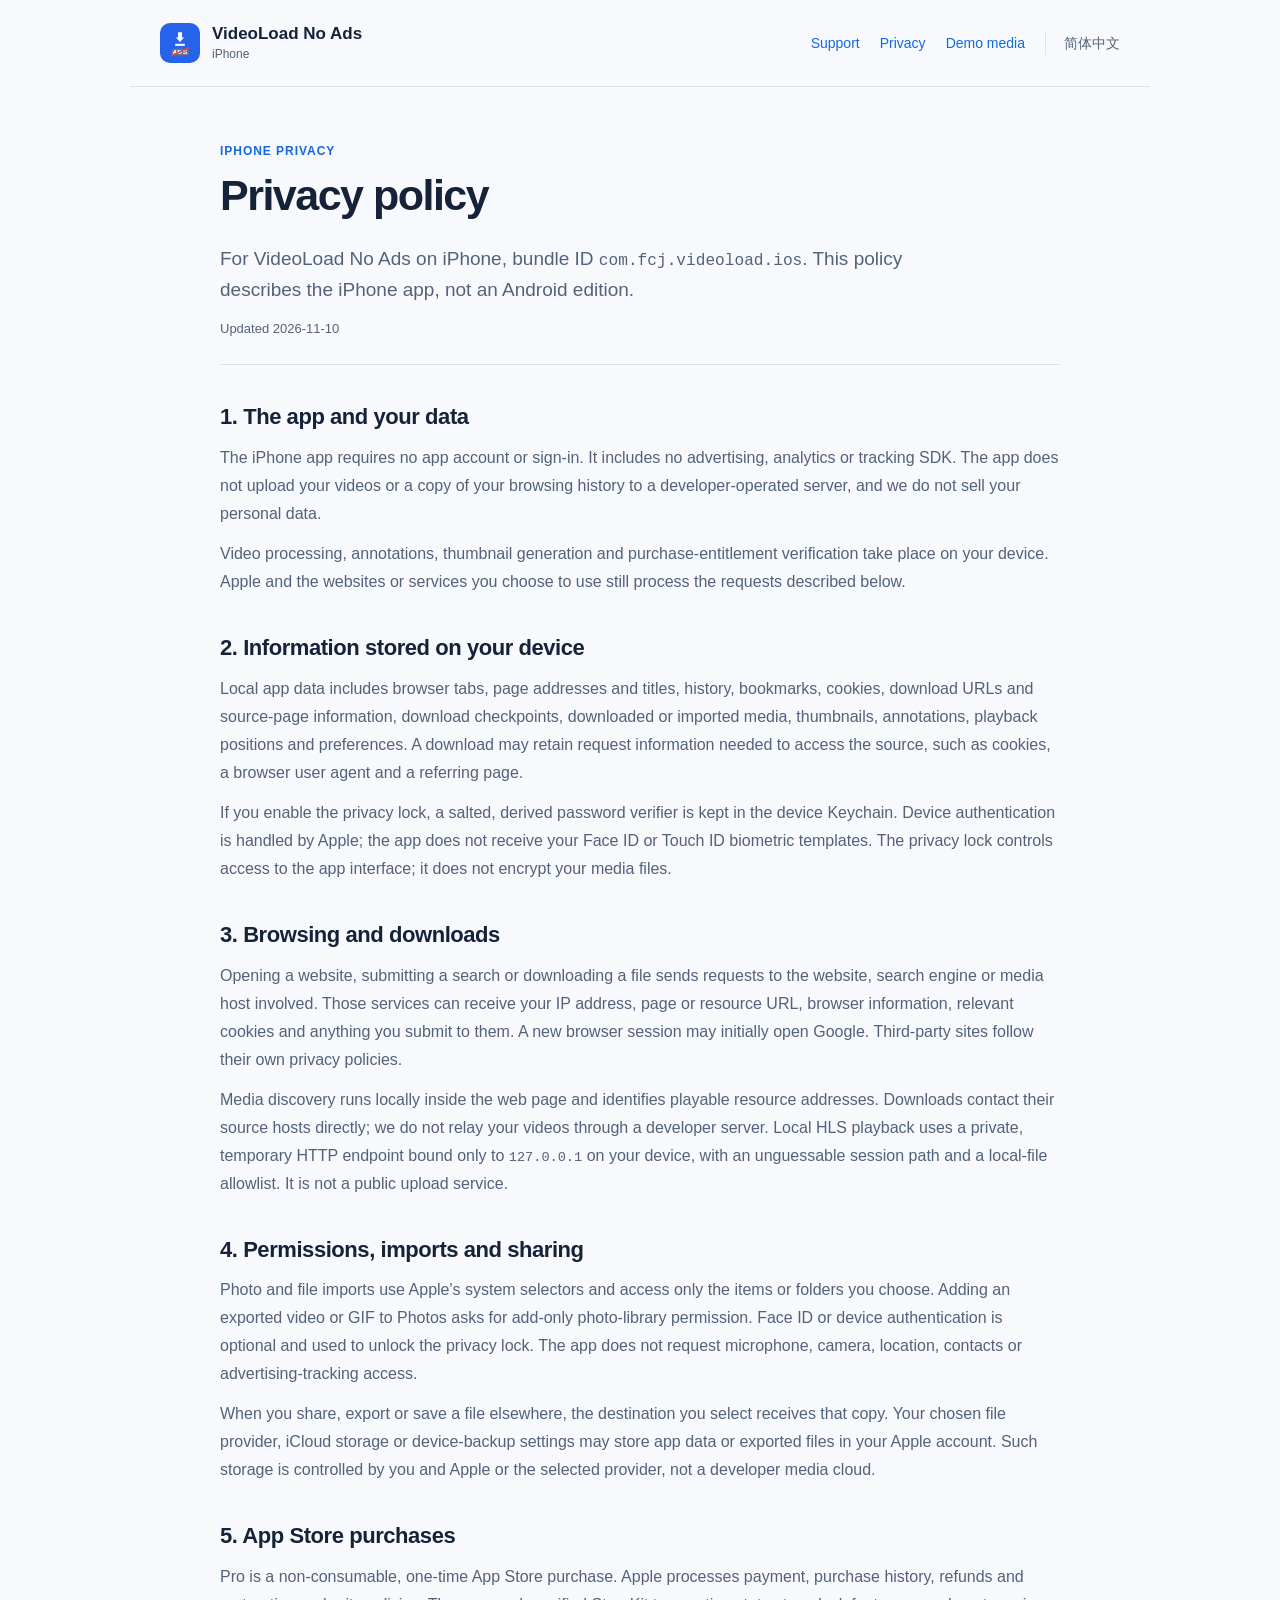
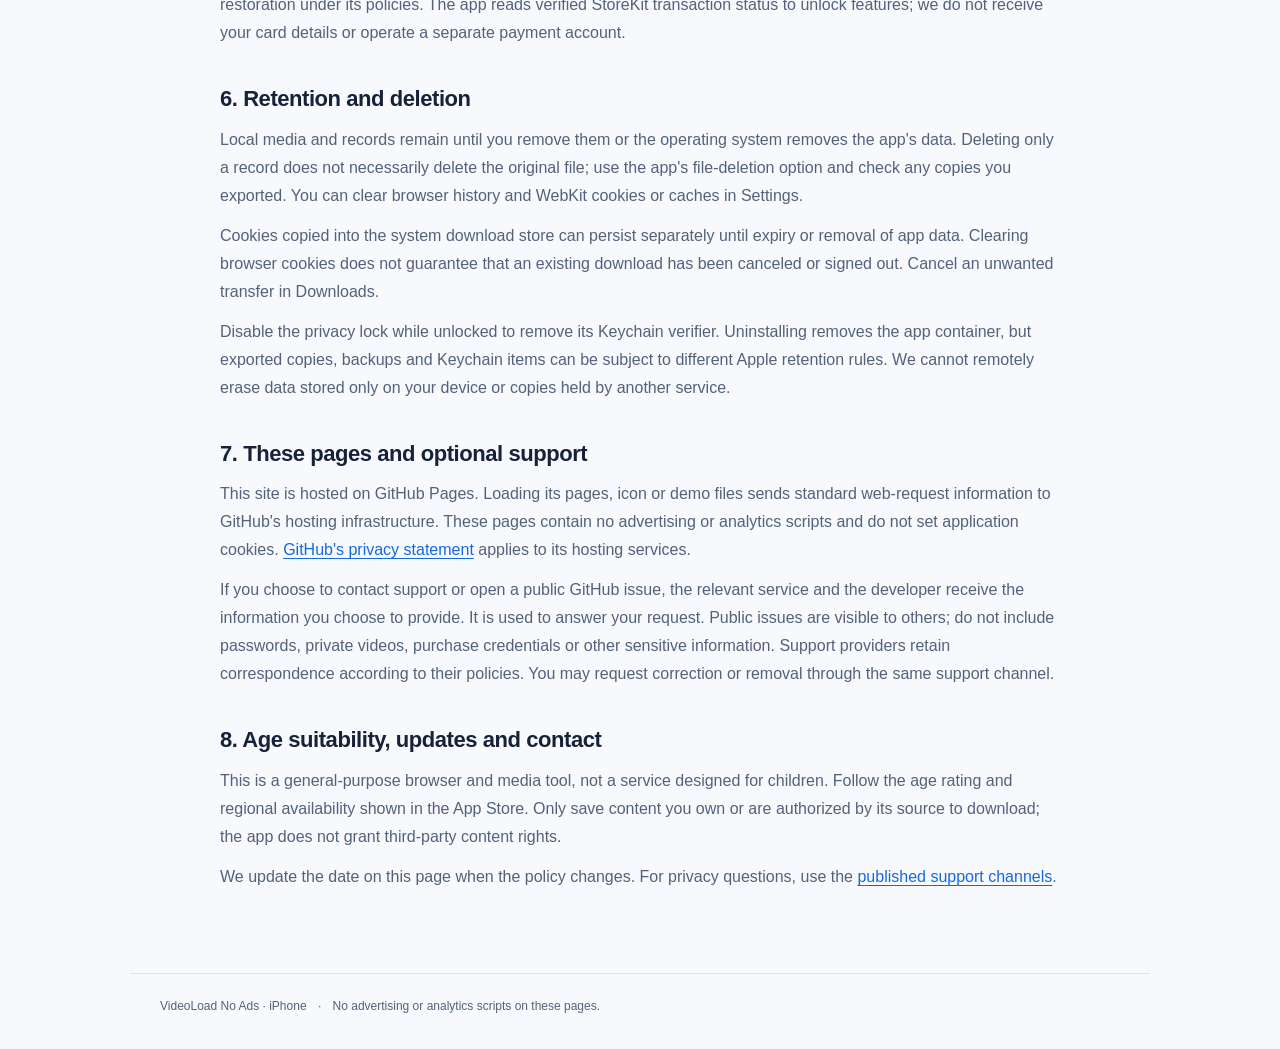
<file: ios/privacy.html>
<!doctype html>
<html lang="en"><head>
<meta charset="utf-8"><meta name="viewport" content="width=device-width,initial-scale=1">
<meta name="robots" content="noindex,nofollow"><meta name="referrer" content="no-referrer">
<meta http-equiv="Content-Security-Policy" content="default-src 'self'; style-src 'self'; img-src 'self' data:; media-src 'self'; script-src 'none'; object-src 'none'; base-uri 'self'; form-action 'none'">
<title>iPhone privacy policy · VideoLoad No Ads</title>
<link rel="icon" href="app-icon.png"><link rel="stylesheet" href="site.css">
<link rel="canonical" href="https://fcjnotbad-source.github.io/videoload-review-media/ios/privacy.html">
</head><body>
<a class="skip" href="#main">Skip to content</a>
<header class="header"><a class="brand" href="index.html"><img src="app-icon.png" width="40" height="40" alt=""><span>VideoLoad No Ads<small>iPhone</small></span></a><nav aria-label="Main navigation"><a href="support.html">Support</a><a href="privacy.html">Privacy</a><a href="review.html">Demo media</a><a class="language" href="privacy-zh.html">简体中文</a></nav></header>
<main id="main"><div class="eyebrow">iPhone privacy</div><h1>Privacy policy</h1>
<p class="lead">For VideoLoad No Ads on iPhone, bundle ID <code>com.fcj.videoload.ios</code>. This policy describes the iPhone app, not an Android edition.</p>
<p class="updated">Updated 2026-11-10</p>
<h2>1. The app and your data</h2>
<p>The iPhone app requires no app account or sign-in. It includes no advertising, analytics or tracking SDK. The app does not upload your videos or a copy of your browsing history to a developer-operated server, and we do not sell your personal data.</p>
<p>Video processing, annotations, thumbnail generation and purchase-entitlement verification take place on your device. Apple and the websites or services you choose to use still process the requests described below.</p>
<h2>2. Information stored on your device</h2>
<p>Local app data includes browser tabs, page addresses and titles, history, bookmarks, cookies, download URLs and source-page information, download checkpoints, downloaded or imported media, thumbnails, annotations, playback positions and preferences. A download may retain request information needed to access the source, such as cookies, a browser user agent and a referring page.</p>
<p>If you enable the privacy lock, a salted, derived password verifier is kept in the device Keychain. Device authentication is handled by Apple; the app does not receive your Face ID or Touch ID biometric templates. The privacy lock controls access to the app interface; it does not encrypt your media files.</p>
<h2>3. Browsing and downloads</h2>
<p>Opening a website, submitting a search or downloading a file sends requests to the website, search engine or media host involved. Those services can receive your IP address, page or resource URL, browser information, relevant cookies and anything you submit to them. A new browser session may initially open Google. Third-party sites follow their own privacy policies.</p>
<p>Media discovery runs locally inside the web page and identifies playable resource addresses. Downloads contact their source hosts directly; we do not relay your videos through a developer server. Local HLS playback uses a private, temporary HTTP endpoint bound only to <code>127.0.0.1</code> on your device, with an unguessable session path and a local-file allowlist. It is not a public upload service.</p>
<h2>4. Permissions, imports and sharing</h2>
<p>Photo and file imports use Apple's system selectors and access only the items or folders you choose. Adding an exported video or GIF to Photos asks for add-only photo-library permission. Face ID or device authentication is optional and used to unlock the privacy lock. The app does not request microphone, camera, location, contacts or advertising-tracking access.</p>
<p>When you share, export or save a file elsewhere, the destination you select receives that copy. Your chosen file provider, iCloud storage or device-backup settings may store app data or exported files in your Apple account. Such storage is controlled by you and Apple or the selected provider, not a developer media cloud.</p>
<h2>5. App Store purchases</h2>
<p>Pro is a non-consumable, one-time App Store purchase. Apple processes payment, purchase history, refunds and restoration under its policies. The app reads verified StoreKit transaction status to unlock features; we do not receive your card details or operate a separate payment account.</p>
<h2>6. Retention and deletion</h2>
<p>Local media and records remain until you remove them or the operating system removes the app's data. Deleting only a record does not necessarily delete the original file; use the app's file-deletion option and check any copies you exported. You can clear browser history and WebKit cookies or caches in Settings.</p>
<p>Cookies copied into the system download store can persist separately until expiry or removal of app data. Clearing browser cookies does not guarantee that an existing download has been canceled or signed out. Cancel an unwanted transfer in Downloads.</p>
<p>Disable the privacy lock while unlocked to remove its Keychain verifier. Uninstalling removes the app container, but exported copies, backups and Keychain items can be subject to different Apple retention rules. We cannot remotely erase data stored only on your device or copies held by another service.</p>
<h2>7. These pages and optional support</h2>
<p>This site is hosted on GitHub Pages. Loading its pages, icon or demo files sends standard web-request information to GitHub's hosting infrastructure. These pages contain no advertising or analytics scripts and do not set application cookies. <a href="https://docs.github.com/en/site-policy/privacy-policies/github-general-privacy-statement">GitHub's privacy statement</a> applies to its hosting services.</p>
<p>If you choose to contact support or open a public GitHub issue, the relevant service and the developer receive the information you choose to provide. It is used to answer your request. Public issues are visible to others; do not include passwords, private videos, purchase credentials or other sensitive information. Support providers retain correspondence according to their policies. You may request correction or removal through the same support channel.</p>
<h2>8. Age suitability, updates and contact</h2>
<p>This is a general-purpose browser and media tool, not a service designed for children. Follow the age rating and regional availability shown in the App Store. Only save content you own or are authorized by its source to download; the app does not grant third-party content rights.</p>
<p>We update the date on this page when the policy changes. For privacy questions, use the <a href="support.html#contact">published support channels</a>.</p></main>
<footer>VideoLoad No Ads · iPhone <span>·</span> No advertising or analytics scripts on these pages.</footer>
</body></html>
</file>
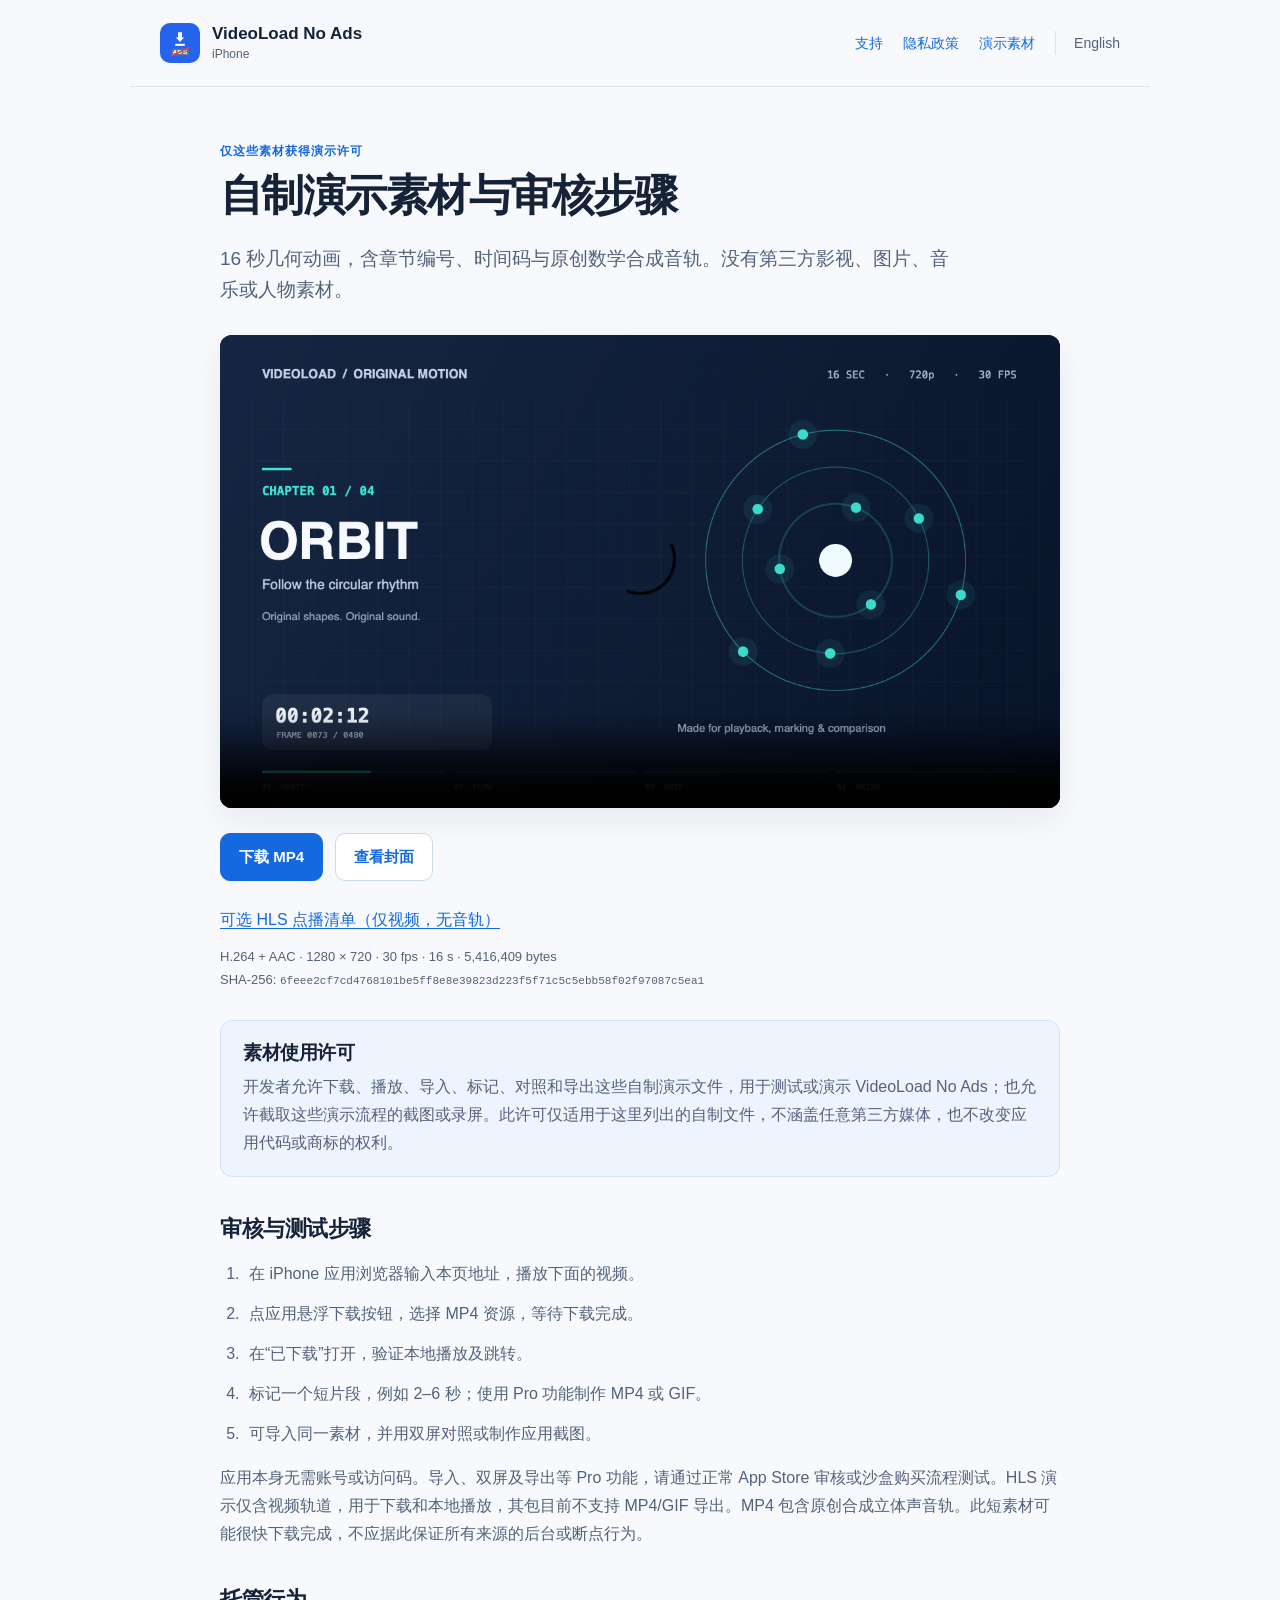
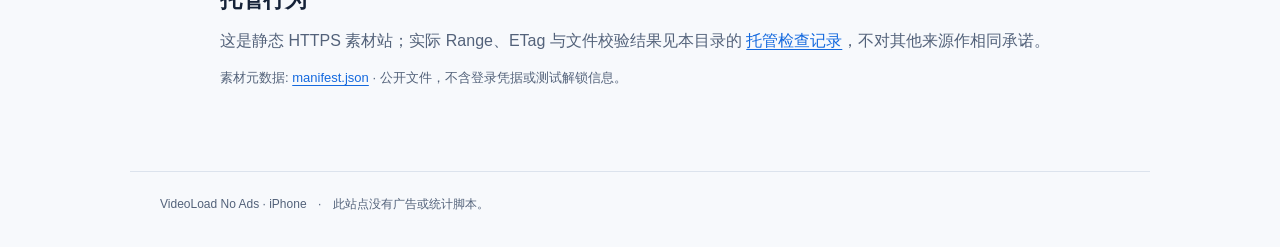
<file: ios/review-zh.html>
<!doctype html>
<html lang="zh-Hans"><head>
<meta charset="utf-8"><meta name="viewport" content="width=device-width,initial-scale=1">
<meta name="robots" content="noindex,nofollow"><meta name="referrer" content="no-referrer">
<meta http-equiv="Content-Security-Policy" content="default-src 'self'; style-src 'self'; img-src 'self' data:; media-src 'self'; script-src 'none'; object-src 'none'; base-uri 'self'; form-action 'none'">
<title>iPhone 自制演示素材 · VideoLoad No Ads</title>
<link rel="icon" href="app-icon.png"><link rel="stylesheet" href="site.css">
<link rel="canonical" href="https://fcjnotbad-source.github.io/videoload-review-media/ios/review-zh.html">
</head><body>
<a class="skip" href="#main">跳到内容</a>
<header class="header"><a class="brand" href="index.html"><img src="app-icon.png" width="40" height="40" alt=""><span>VideoLoad No Ads<small>iPhone</small></span></a><nav aria-label="主要导航"><a href="support-zh.html">支持</a><a href="privacy-zh.html">隐私政策</a><a href="review-zh.html">演示素材</a><a class="language" href="review.html">English</a></nav></header>
<main id="main"><div class="eyebrow">仅这些素材获得演示许可</div><h1>自制演示素材与审核步骤</h1><p class="lead">16 秒几何动画，含章节编号、时间码与原创数学合成音轨。没有第三方影视、图片、音乐或人物素材。</p>
<video controls playsinline preload="metadata" poster="media/poster.png" aria-label="VideoLoad 自制演示视频"><source src="media/videoload-original-demo.mp4" type="video/mp4"></video>
<div class="actions"><a class="button" href="media/videoload-original-demo.mp4" download>下载 MP4</a><a class="button secondary" href="media/poster.png">查看封面</a></div><p><a href="media/hls/index.m3u8">可选 HLS 点播清单（仅视频，无音轨）</a></p>
<p class="small">H.264 + AAC · 1280 × 720 · 30 fps · 16 s · 5,416,409 bytes<br>SHA-256: <code class="checksum">6feee2cf7cd4768101be5ff8e8e39823d223f5f71c5c5ebb58f02f97087c5ea1</code></p>
<section class="notice"><h2>素材使用许可</h2><p>开发者允许下载、播放、导入、标记、对照和导出这些自制演示文件，用于测试或演示 VideoLoad No Ads；也允许截取这些演示流程的截图或录屏。此许可仅适用于这里列出的自制文件，不涵盖任意第三方媒体，也不改变应用代码或商标的权利。</p></section>
<h2>审核与测试步骤</h2><ol><li>在 iPhone 应用浏览器输入本页地址，播放下面的视频。</li><li>点应用悬浮下载按钮，选择 MP4 资源，等待下载完成。</li><li>在“已下载”打开，验证本地播放及跳转。</li><li>标记一个短片段，例如 2–6 秒；使用 Pro 功能制作 MP4 或 GIF。</li><li>可导入同一素材，并用双屏对照或制作应用截图。</li></ol><p>应用本身无需账号或访问码。导入、双屏及导出等 Pro 功能，请通过正常 App Store 审核或沙盒购买流程测试。HLS 演示仅含视频轨道，用于下载和本地播放，其包目前不支持 MP4/GIF 导出。MP4 包含原创合成立体声音轨。此短素材可能很快下载完成，不应据此保证所有来源的后台或断点行为。</p>
<h2>托管行为</h2><p>这是静态 HTTPS 素材站；实际 Range、ETag 与文件校验结果见本目录的 <a href="hosting-check.json">托管检查记录</a>，不对其他来源作相同承诺。</p>
<p class="small">素材元数据: <a href="media/manifest.json">manifest.json</a> · 公开文件，不含登录凭据或测试解锁信息。</p></main>
<footer>VideoLoad No Ads · iPhone <span>·</span> 此站点没有广告或统计脚本。</footer>
</body></html>
</file>
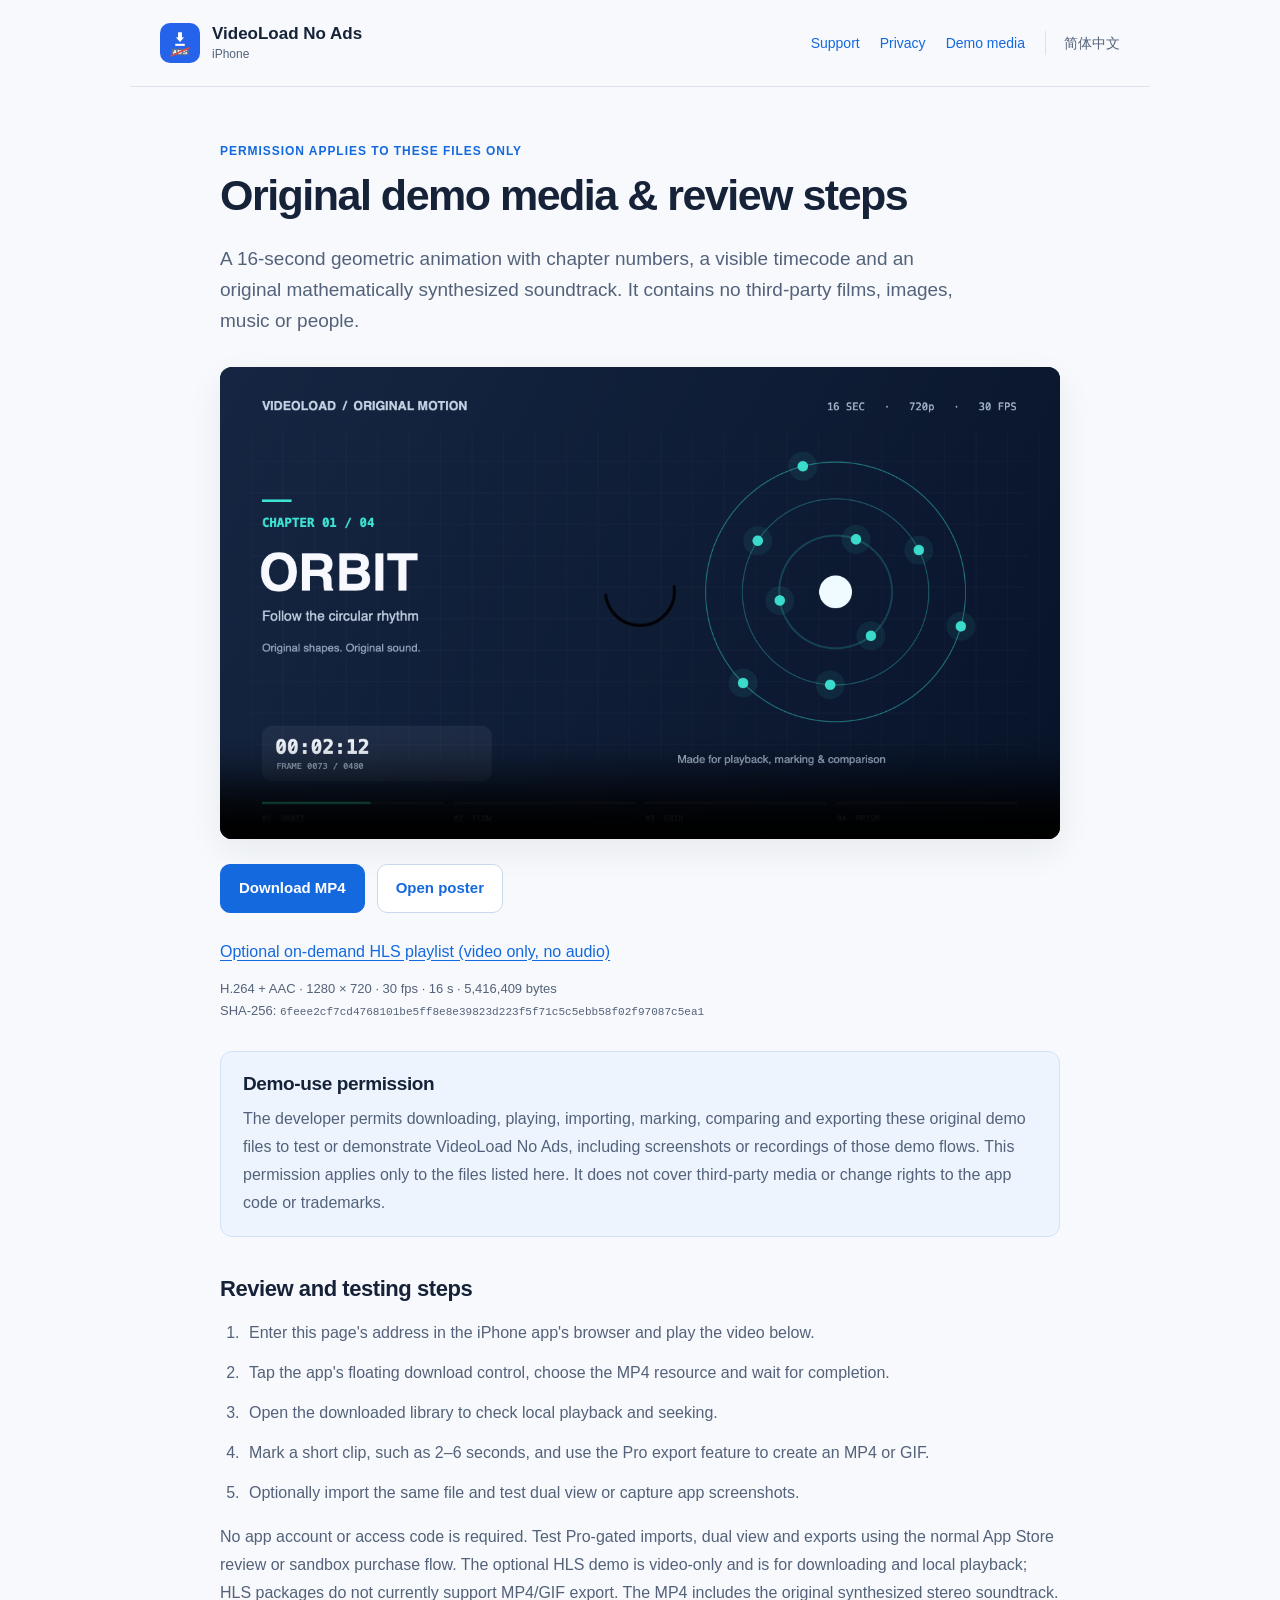
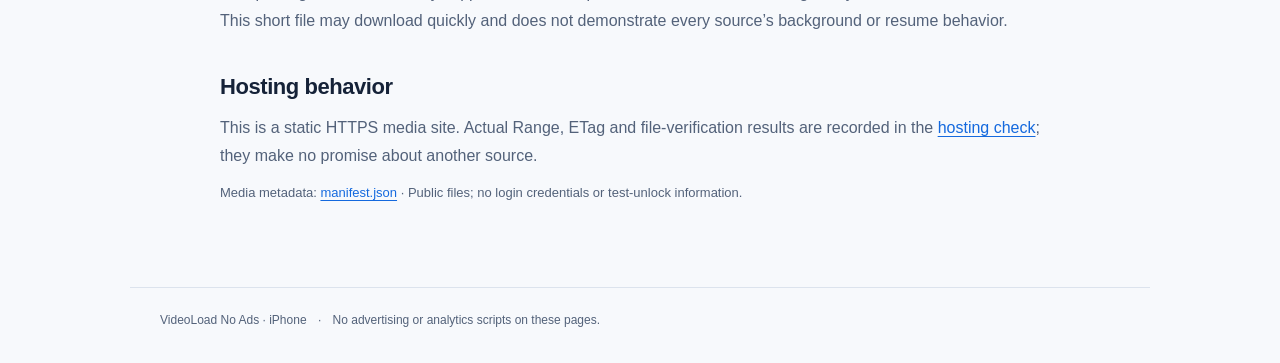
<file: ios/review.html>
<!doctype html>
<html lang="en"><head>
<meta charset="utf-8"><meta name="viewport" content="width=device-width,initial-scale=1">
<meta name="robots" content="noindex,nofollow"><meta name="referrer" content="no-referrer">
<meta http-equiv="Content-Security-Policy" content="default-src 'self'; style-src 'self'; img-src 'self' data:; media-src 'self'; script-src 'none'; object-src 'none'; base-uri 'self'; form-action 'none'">
<title>Original iPhone demo media · VideoLoad No Ads</title>
<link rel="icon" href="app-icon.png"><link rel="stylesheet" href="site.css">
<link rel="canonical" href="https://fcjnotbad-source.github.io/videoload-review-media/ios/review.html">
</head><body>
<a class="skip" href="#main">Skip to content</a>
<header class="header"><a class="brand" href="index.html"><img src="app-icon.png" width="40" height="40" alt=""><span>VideoLoad No Ads<small>iPhone</small></span></a><nav aria-label="Main navigation"><a href="support.html">Support</a><a href="privacy.html">Privacy</a><a href="review.html">Demo media</a><a class="language" href="review-zh.html">简体中文</a></nav></header>
<main id="main"><div class="eyebrow">Permission applies to these files only</div><h1>Original demo media & review steps</h1><p class="lead">A 16-second geometric animation with chapter numbers, a visible timecode and an original mathematically synthesized soundtrack. It contains no third-party films, images, music or people.</p>
<video controls playsinline preload="metadata" poster="media/poster.png" aria-label="VideoLoad original demo video"><source src="media/videoload-original-demo.mp4" type="video/mp4"></video>
<div class="actions"><a class="button" href="media/videoload-original-demo.mp4" download>Download MP4</a><a class="button secondary" href="media/poster.png">Open poster</a></div><p><a href="media/hls/index.m3u8">Optional on-demand HLS playlist (video only, no audio)</a></p>
<p class="small">H.264 + AAC · 1280 × 720 · 30 fps · 16 s · 5,416,409 bytes<br>SHA-256: <code class="checksum">6feee2cf7cd4768101be5ff8e8e39823d223f5f71c5c5ebb58f02f97087c5ea1</code></p>
<section class="notice"><h2>Demo-use permission</h2><p>The developer permits downloading, playing, importing, marking, comparing and exporting these original demo files to test or demonstrate VideoLoad No Ads, including screenshots or recordings of those demo flows. This permission applies only to the files listed here. It does not cover third-party media or change rights to the app code or trademarks.</p></section>
<h2>Review and testing steps</h2><ol><li>Enter this page's address in the iPhone app's browser and play the video below.</li><li>Tap the app's floating download control, choose the MP4 resource and wait for completion.</li><li>Open the downloaded library to check local playback and seeking.</li><li>Mark a short clip, such as 2–6 seconds, and use the Pro export feature to create an MP4 or GIF.</li><li>Optionally import the same file and test dual view or capture app screenshots.</li></ol><p>No app account or access code is required. Test Pro-gated imports, dual view and exports using the normal App Store review or sandbox purchase flow. The optional HLS demo is video-only and is for downloading and local playback; HLS packages do not currently support MP4/GIF export. The MP4 includes the original synthesized stereo soundtrack. This short file may download quickly and does not demonstrate every source’s background or resume behavior.</p>
<h2>Hosting behavior</h2><p>This is a static HTTPS media site. Actual Range, ETag and file-verification results are recorded in the <a href="hosting-check.json">hosting check</a>; they make no promise about another source.</p>
<p class="small">Media metadata: <a href="media/manifest.json">manifest.json</a> · Public files; no login credentials or test-unlock information.</p></main>
<footer>VideoLoad No Ads · iPhone <span>·</span> No advertising or analytics scripts on these pages.</footer>
</body></html>
</file>
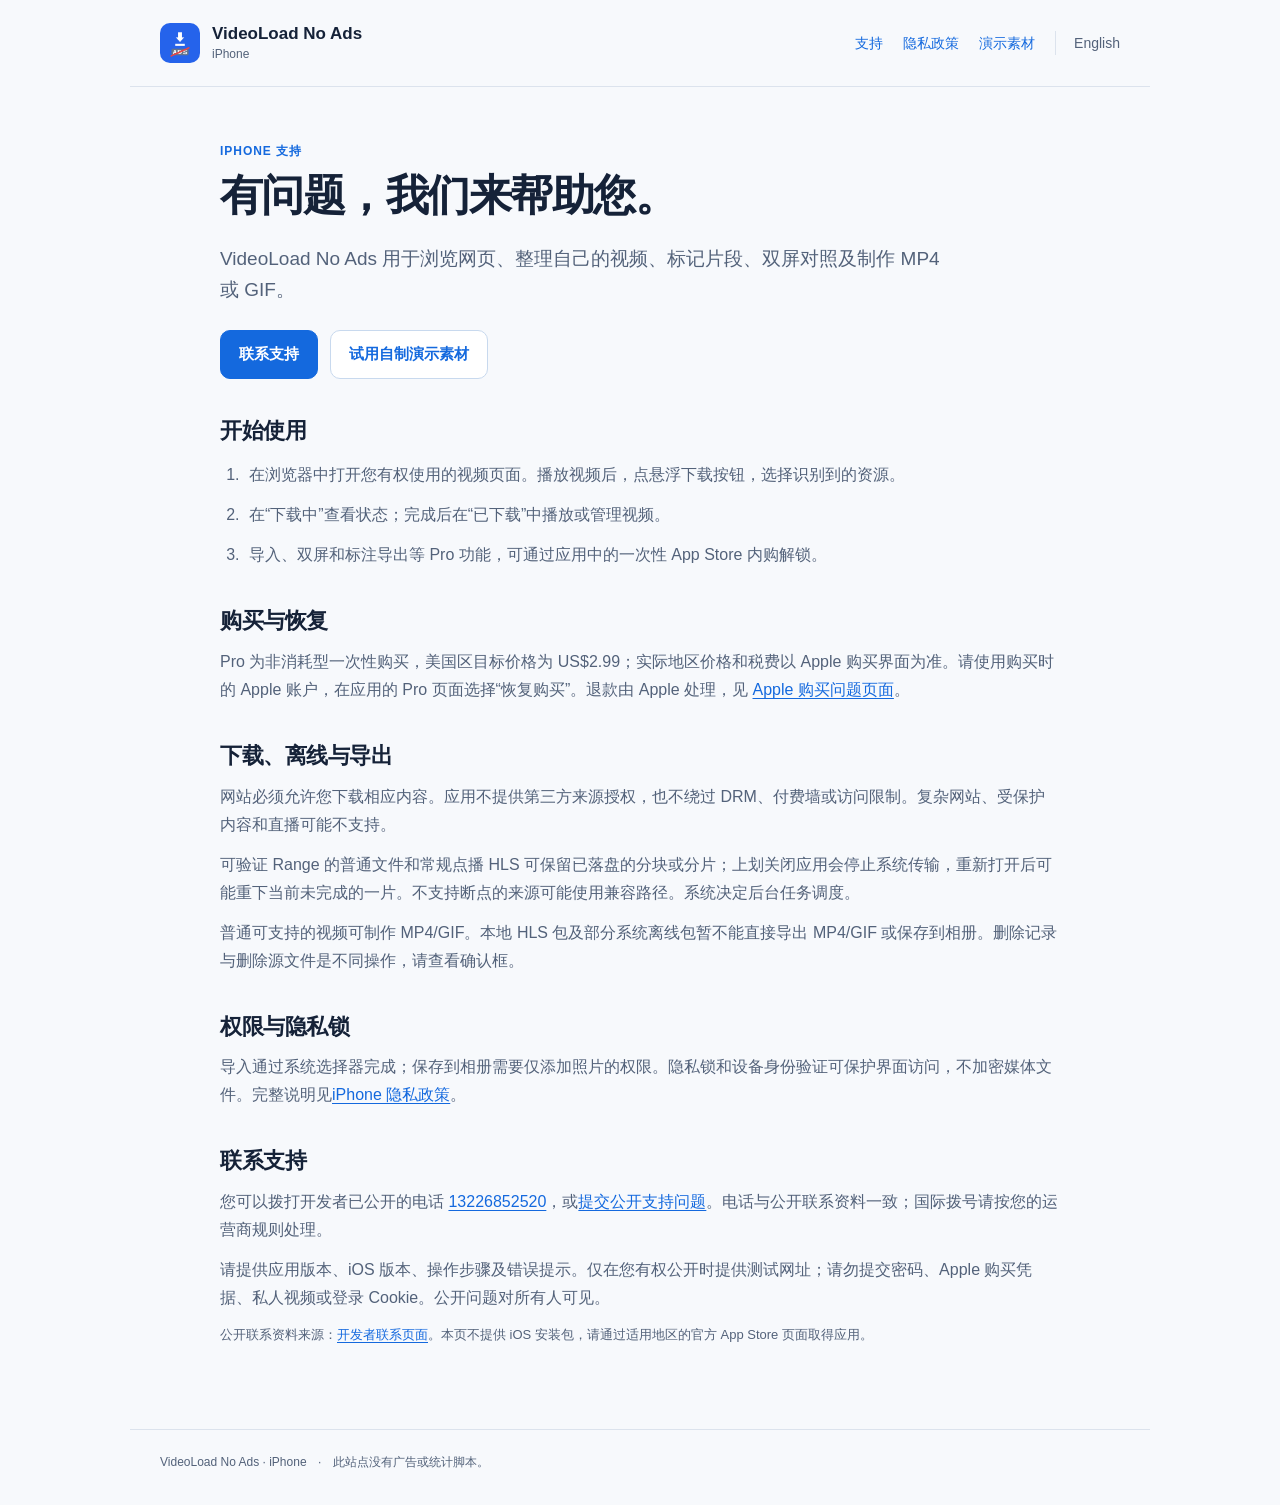
<file: ios/support-zh.html>
<!doctype html>
<html lang="zh-Hans"><head>
<meta charset="utf-8"><meta name="viewport" content="width=device-width,initial-scale=1">
<meta name="robots" content="noindex,nofollow"><meta name="referrer" content="no-referrer">
<meta http-equiv="Content-Security-Policy" content="default-src 'self'; style-src 'self'; img-src 'self' data:; media-src 'self'; script-src 'none'; object-src 'none'; base-uri 'self'; form-action 'none'">
<title>iPhone 支持 · VideoLoad No Ads</title>
<link rel="icon" href="app-icon.png"><link rel="stylesheet" href="site.css">
<link rel="canonical" href="https://fcjnotbad-source.github.io/videoload-review-media/ios/support-zh.html">
</head><body>
<a class="skip" href="#main">跳到内容</a>
<header class="header"><a class="brand" href="index.html"><img src="app-icon.png" width="40" height="40" alt=""><span>VideoLoad No Ads<small>iPhone</small></span></a><nav aria-label="主要导航"><a href="support-zh.html">支持</a><a href="privacy-zh.html">隐私政策</a><a href="review-zh.html">演示素材</a><a class="language" href="support.html">English</a></nav></header>
<main id="main"><div class="eyebrow">iPhone 支持</div><h1>有问题，我们来帮助您。</h1>
<p class="lead">VideoLoad No Ads 用于浏览网页、整理自己的视频、标记片段、双屏对照及制作 MP4 或 GIF。</p>
<div class="actions"><a class="button" href="#contact">联系支持</a><a class="button secondary" href="review-zh.html">试用自制演示素材</a></div>
<h2>开始使用</h2><ol><li>在浏览器中打开您有权使用的视频页面。播放视频后，点悬浮下载按钮，选择识别到的资源。</li><li>在“下载中”查看状态；完成后在“已下载”中播放或管理视频。</li><li>导入、双屏和标注导出等 Pro 功能，可通过应用中的一次性 App Store 内购解锁。</li></ol>
<h2>购买与恢复</h2><p>Pro 为非消耗型一次性购买，美国区目标价格为 US$2.99；实际地区价格和税费以 Apple 购买界面为准。请使用购买时的 Apple 账户，在应用的 Pro 页面选择“恢复购买”。退款由 Apple 处理，见 <a href="https://reportaproblem.apple.com/">Apple 购买问题页面</a>。</p>
<h2>下载、离线与导出</h2><p>网站必须允许您下载相应内容。应用不提供第三方来源授权，也不绕过 DRM、付费墙或访问限制。复杂网站、受保护内容和直播可能不支持。</p><p>可验证 Range 的普通文件和常规点播 HLS 可保留已落盘的分块或分片；上划关闭应用会停止系统传输，重新打开后可能重下当前未完成的一片。不支持断点的来源可能使用兼容路径。系统决定后台任务调度。</p><p>普通可支持的视频可制作 MP4/GIF。本地 HLS 包及部分系统离线包暂不能直接导出 MP4/GIF 或保存到相册。删除记录与删除源文件是不同操作，请查看确认框。</p>
<h2>权限与隐私锁</h2><p>导入通过系统选择器完成；保存到相册需要仅添加照片的权限。隐私锁和设备身份验证可保护界面访问，不加密媒体文件。完整说明见<a href="privacy-zh.html">iPhone 隐私政策</a>。</p>
<h2 id="contact">联系支持</h2><p>您可以拨打开发者已公开的电话 <a href="tel:13226852520">13226852520</a>，或<a href="https://github.com/fcjnotbad-source/videoload-review-media/issues/new">提交公开支持问题</a>。电话与公开联系资料一致；国际拨号请按您的运营商规则处理。</p><p>请提供应用版本、iOS 版本、操作步骤及错误提示。仅在您有权公开时提供测试网址；请勿提交密码、Apple 购买凭据、私人视频或登录 Cookie。公开问题对所有人可见。</p><p class="small">公开联系资料来源：<a href="https://vdb.aivest.art/apps/jiange-kuaixia#contact">开发者联系页面</a>。本页不提供 iOS 安装包，请通过适用地区的官方 App Store 页面取得应用。</p></main>
<footer>VideoLoad No Ads · iPhone <span>·</span> 此站点没有广告或统计脚本。</footer>
</body></html>
</file>
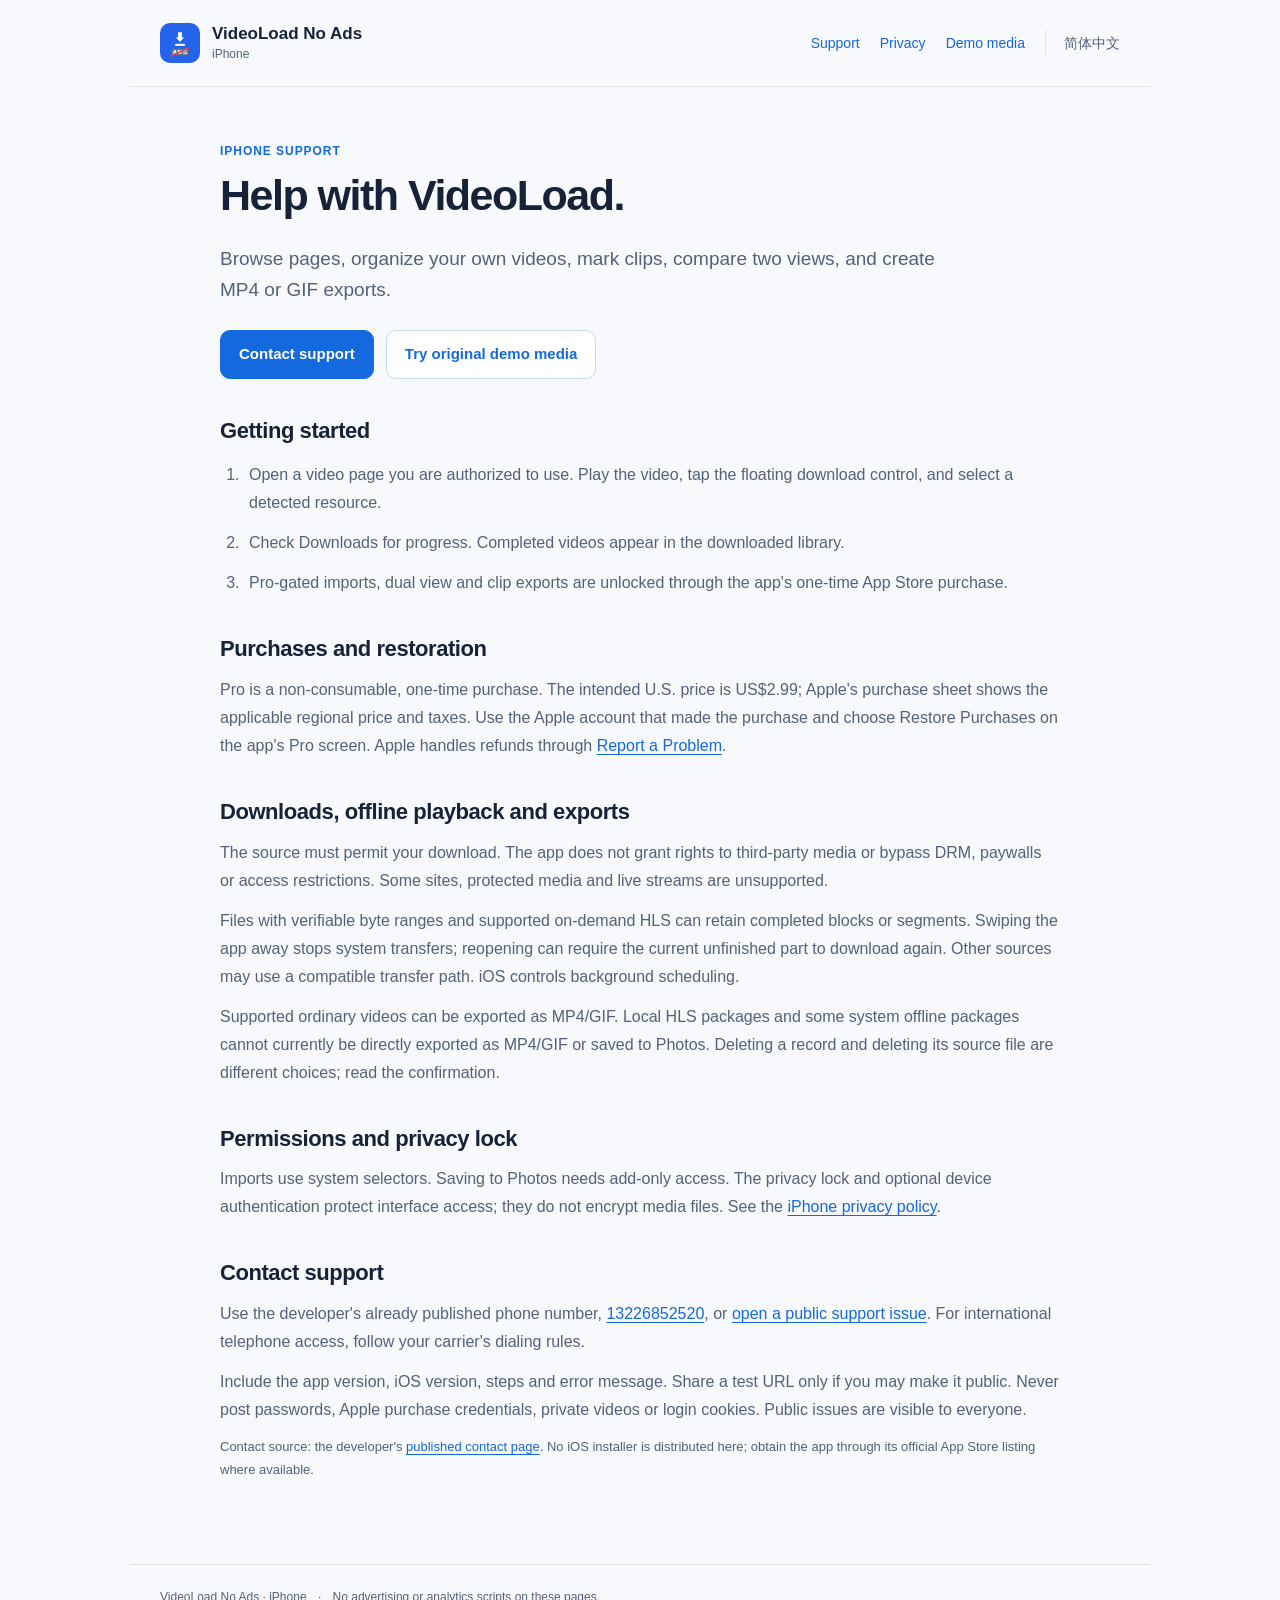
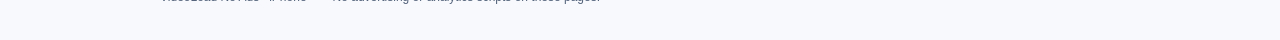
<file: ios/support.html>
<!doctype html>
<html lang="en"><head>
<meta charset="utf-8"><meta name="viewport" content="width=device-width,initial-scale=1">
<meta name="robots" content="noindex,nofollow"><meta name="referrer" content="no-referrer">
<meta http-equiv="Content-Security-Policy" content="default-src 'self'; style-src 'self'; img-src 'self' data:; media-src 'self'; script-src 'none'; object-src 'none'; base-uri 'self'; form-action 'none'">
<title>iPhone support · VideoLoad No Ads</title>
<link rel="icon" href="app-icon.png"><link rel="stylesheet" href="site.css">
<link rel="canonical" href="https://fcjnotbad-source.github.io/videoload-review-media/ios/support.html">
</head><body>
<a class="skip" href="#main">Skip to content</a>
<header class="header"><a class="brand" href="index.html"><img src="app-icon.png" width="40" height="40" alt=""><span>VideoLoad No Ads<small>iPhone</small></span></a><nav aria-label="Main navigation"><a href="support.html">Support</a><a href="privacy.html">Privacy</a><a href="review.html">Demo media</a><a class="language" href="support-zh.html">简体中文</a></nav></header>
<main id="main"><div class="eyebrow">iPhone support</div><h1>Help with VideoLoad.</h1>
<p class="lead">Browse pages, organize your own videos, mark clips, compare two views, and create MP4 or GIF exports.</p>
<div class="actions"><a class="button" href="#contact">Contact support</a><a class="button secondary" href="review.html">Try original demo media</a></div>
<h2>Getting started</h2><ol><li>Open a video page you are authorized to use. Play the video, tap the floating download control, and select a detected resource.</li><li>Check Downloads for progress. Completed videos appear in the downloaded library.</li><li>Pro-gated imports, dual view and clip exports are unlocked through the app's one-time App Store purchase.</li></ol>
<h2>Purchases and restoration</h2><p>Pro is a non-consumable, one-time purchase. The intended U.S. price is US$2.99; Apple's purchase sheet shows the applicable regional price and taxes. Use the Apple account that made the purchase and choose Restore Purchases on the app's Pro screen. Apple handles refunds through <a href="https://reportaproblem.apple.com/">Report a Problem</a>.</p>
<h2>Downloads, offline playback and exports</h2><p>The source must permit your download. The app does not grant rights to third-party media or bypass DRM, paywalls or access restrictions. Some sites, protected media and live streams are unsupported.</p><p>Files with verifiable byte ranges and supported on-demand HLS can retain completed blocks or segments. Swiping the app away stops system transfers; reopening can require the current unfinished part to download again. Other sources may use a compatible transfer path. iOS controls background scheduling.</p><p>Supported ordinary videos can be exported as MP4/GIF. Local HLS packages and some system offline packages cannot currently be directly exported as MP4/GIF or saved to Photos. Deleting a record and deleting its source file are different choices; read the confirmation.</p>
<h2>Permissions and privacy lock</h2><p>Imports use system selectors. Saving to Photos needs add-only access. The privacy lock and optional device authentication protect interface access; they do not encrypt media files. See the <a href="privacy.html">iPhone privacy policy</a>.</p>
<h2 id="contact">Contact support</h2><p>Use the developer's already published phone number, <a href="tel:13226852520">13226852520</a>, or <a href="https://github.com/fcjnotbad-source/videoload-review-media/issues/new">open a public support issue</a>. For international telephone access, follow your carrier's dialing rules.</p><p>Include the app version, iOS version, steps and error message. Share a test URL only if you may make it public. Never post passwords, Apple purchase credentials, private videos or login cookies. Public issues are visible to everyone.</p><p class="small">Contact source: the developer's <a href="https://vdb.aivest.art/apps/jiange-kuaixia#contact">published contact page</a>. No iOS installer is distributed here; obtain the app through its official App Store listing where available.</p></main>
<footer>VideoLoad No Ads · iPhone <span>·</span> No advertising or analytics scripts on these pages.</footer>
</body></html>
</file>
<file: ios/site.css>
:root{color-scheme:light;--ink:#152238;--muted:#53627a;--line:#dce3ed;--accent:#1469de;--paper:#fff;--background:#f7f9fc}
*{box-sizing:border-box}html{scroll-behavior:smooth}body{margin:0;color:var(--ink);background:var(--background);font:16px/1.75 -apple-system,BlinkMacSystemFont,"Segoe UI",sans-serif}a{color:var(--accent);text-underline-offset:3px;overflow-wrap:anywhere}a:hover{text-decoration-thickness:2px}a:focus-visible,video:focus-visible{outline:3px solid #75b0ff;outline-offset:4px;border-radius:4px}.header{max-width:1020px;margin:auto;padding:23px 30px;display:flex;gap:24px;justify-content:space-between;align-items:center;border-bottom:1px solid var(--line)}.brand{display:flex;align-items:center;gap:12px;text-decoration:none;color:var(--ink);font-size:17px;font-weight:650;line-height:1.35;white-space:nowrap}.brand img{border-radius:10px}.brand small{display:block;color:var(--muted);font-size:12px;font-weight:500}.header nav{display:flex;gap:20px;align-items:center;flex-wrap:wrap;font-size:14px}.header nav a{text-decoration:none}.header .language{color:var(--muted);border-left:1px solid var(--line);padding-left:18px}main{max-width:900px;margin:0 auto;padding:54px 30px 70px;min-height:70vh}h1{font-size:clamp(30px,4.5vw,43px);letter-spacing:-.035em;line-height:1.18;margin:8px 0 22px;font-weight:730}h2{font-size:22px;line-height:1.35;letter-spacing:-.02em;margin:37px 0 12px}p{margin:12px 0;color:var(--muted)}.eyebrow{font-size:12px;letter-spacing:.08em;text-transform:uppercase;font-weight:750;color:var(--accent)}.lead{font-size:19px;line-height:1.65;max-width:740px}.updated,.small{font-size:13px}.updated{border-bottom:1px solid var(--line);padding-bottom:24px;margin-bottom:29px}.actions{display:flex;flex-wrap:wrap;gap:12px;margin:25px 0}.button{display:inline-block;background:var(--accent);color:white;padding:10px 18px;border:1px solid var(--accent);border-radius:10px;text-decoration:none;font-size:15px;font-weight:650}.button.secondary{background:var(--paper);color:var(--accent);border-color:#c8d9ee}.button:hover{text-decoration:none;filter:brightness(.96)}ol{padding-left:24px;color:var(--muted)}li{padding-left:5px;margin:12px 0}.notice{background:#edf4fe;border:1px solid #d1e2fa;border-radius:12px;padding:19px 22px;margin-top:28px}.notice h2{font-size:19px;margin:0 0 8px}.notice p{margin:0}video{display:block;width:100%;aspect-ratio:16/9;margin:30px 0 22px;border-radius:12px;background:#111c30;box-shadow:0 12px 34px #16253b12}code{font-family:ui-monospace,SFMono-Regular,Consolas,monospace;font-size:.85em;overflow-wrap:anywhere}.checksum{word-break:break-all}footer{max-width:1020px;margin:auto;padding:22px 30px 32px;border-top:1px solid var(--line);font-size:12px;color:var(--muted)}footer span{padding:0 8px}.skip{position:absolute;left:15px;top:-90px;background:white;padding:10px;z-index:10}.skip:focus{top:10px}@media(max-width:700px){.header{padding:18px 20px;align-items:flex-start;flex-direction:column;gap:17px}.header nav{gap:16px;font-size:13px}.header .language{padding-left:14px}main{padding:35px 20px 52px}.lead{font-size:17px}h2{font-size:21px}.notice{padding:17px}footer{padding:20px}.actions .button{flex-grow:1;text-align:center}}
</file>
